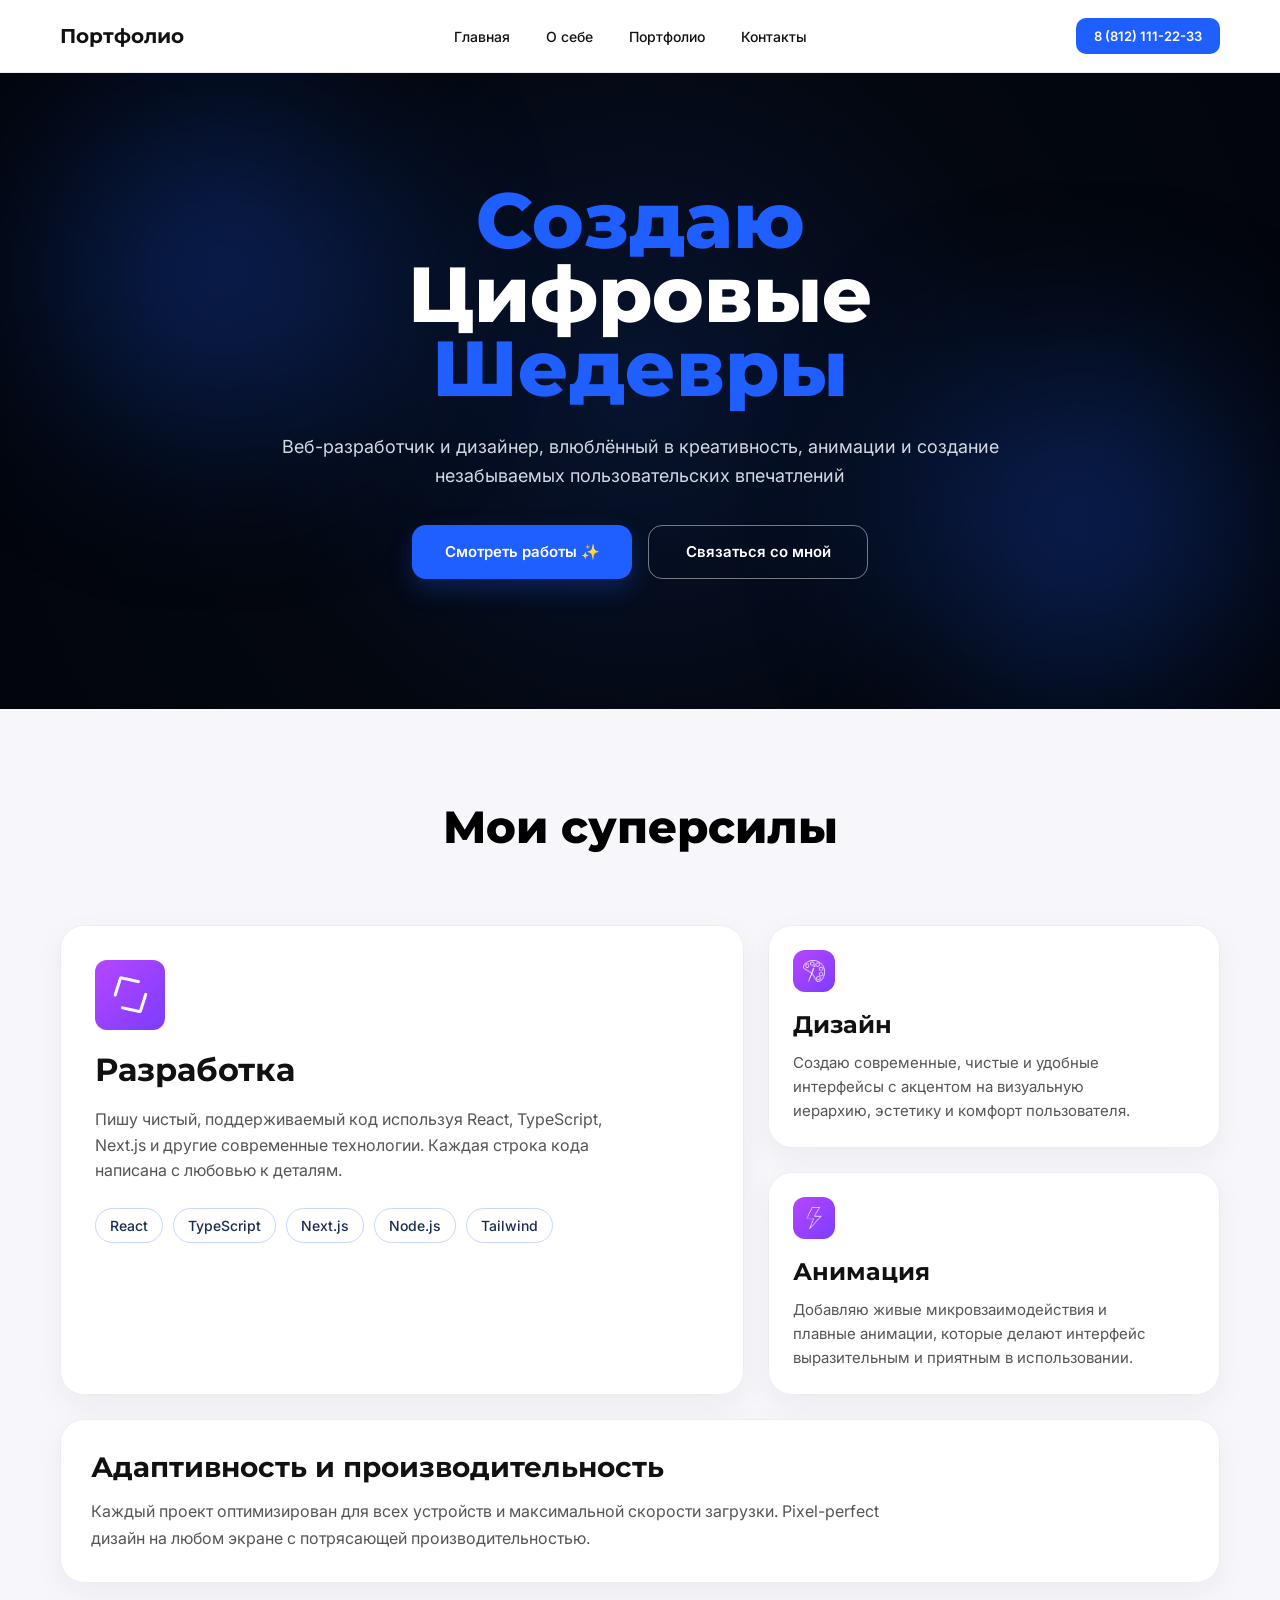
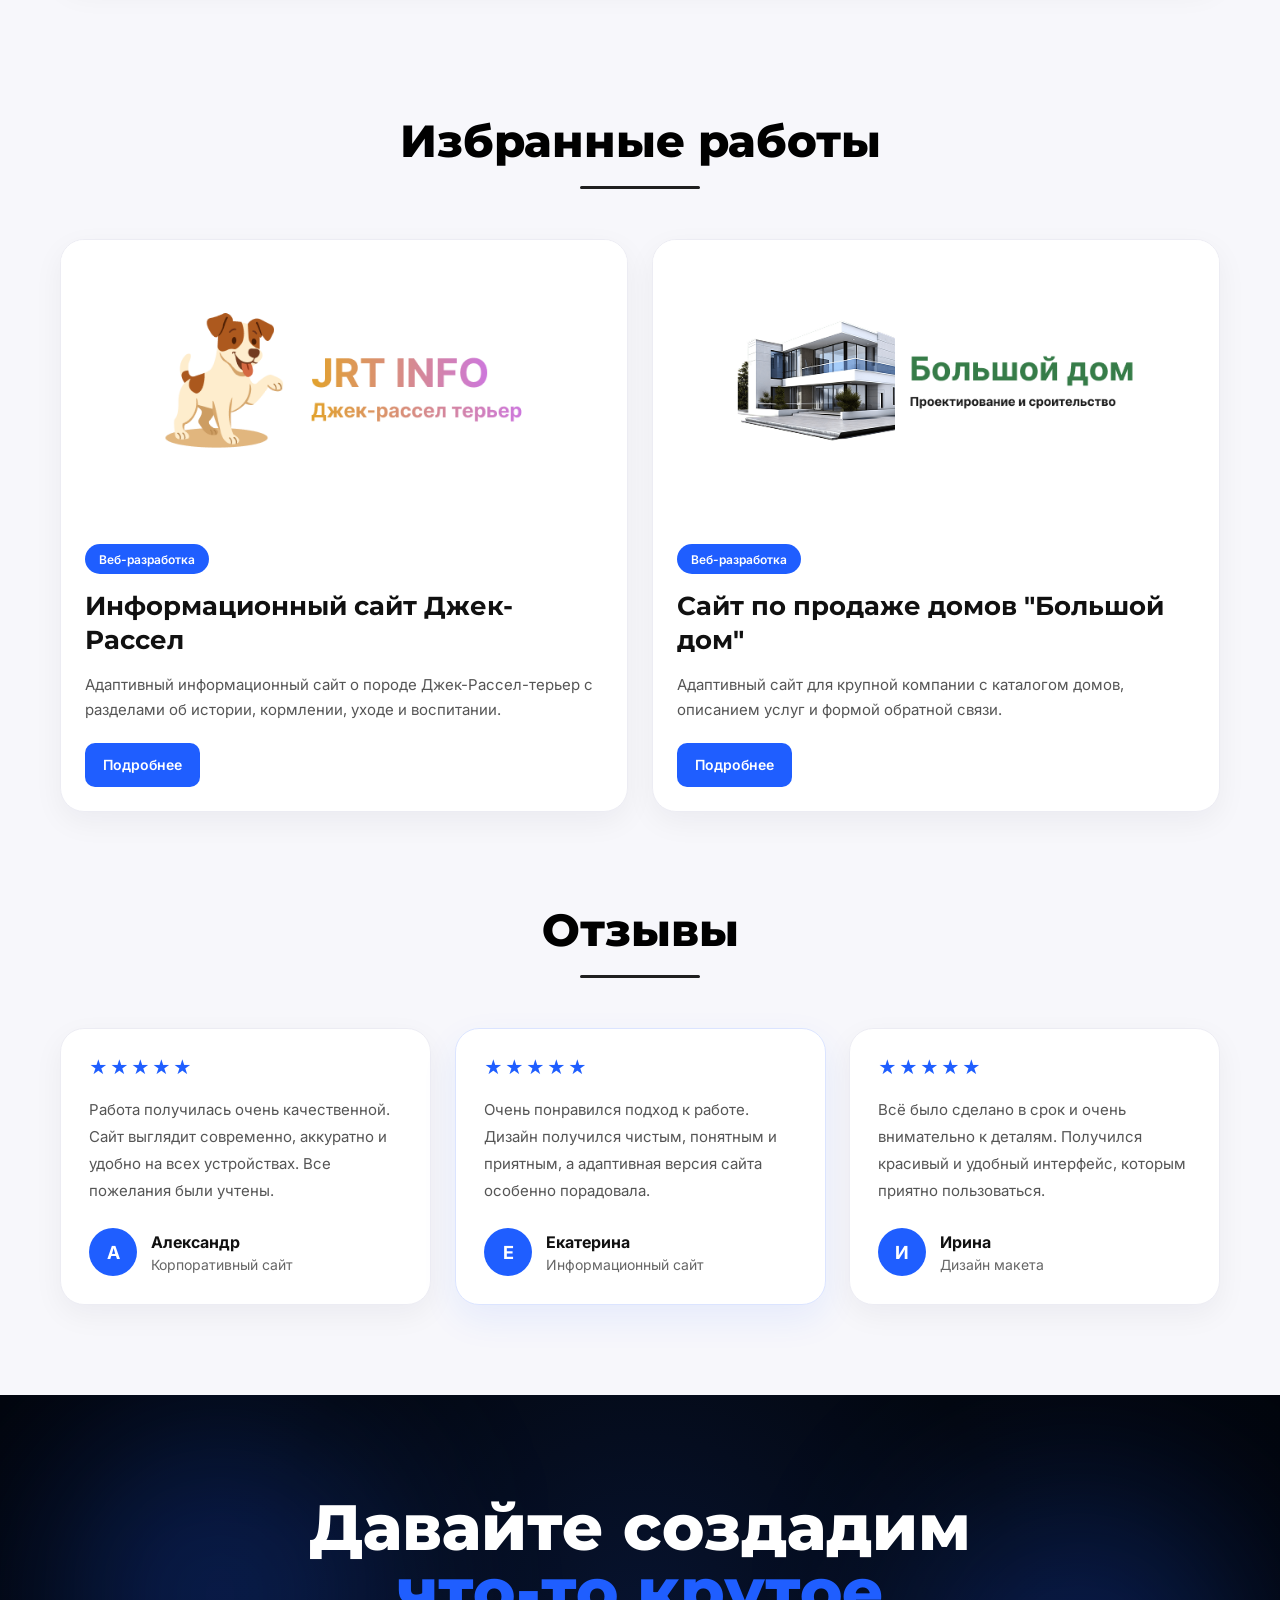
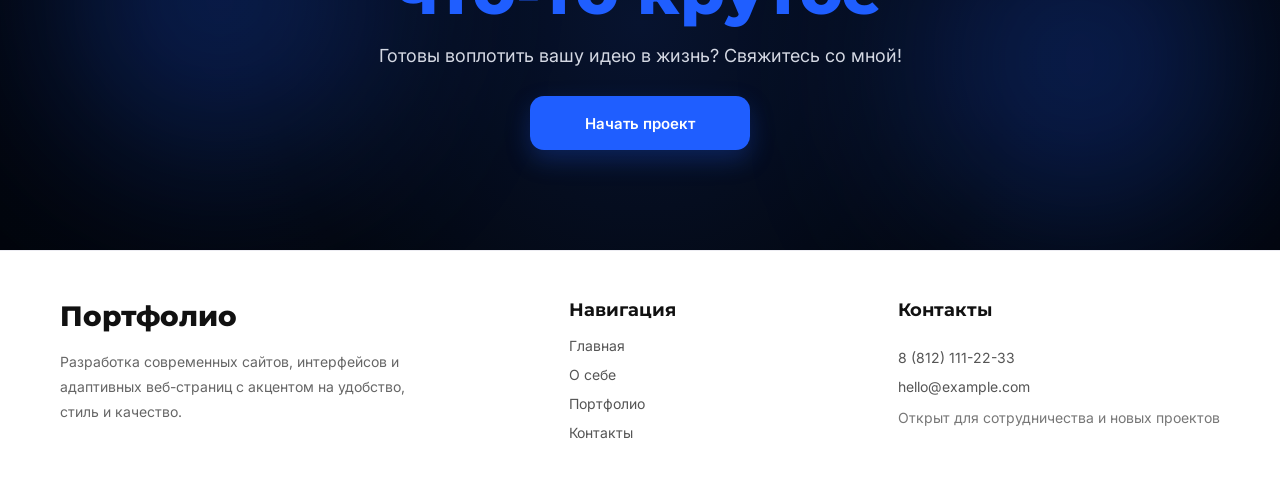
<file: index.html>
<!DOCTYPE html>
<html lang="ru">
<head>
  <meta charset="UTF-8" />
  <meta name="viewport" content="width=device-width, initial-scale=1.0" />
  <title>Портфолио</title>
  <link rel="preconnect" href="https://fonts.googleapis.com">
  <link rel="preconnect" href="https://fonts.gstatic.com" crossorigin>
  <link href="https://fonts.googleapis.com/css2?family=Montserrat:wght@400;500;600;700;800&family=Inter:wght@400;500;600&display=swap" rel="stylesheet">
  <link rel="stylesheet" href="style.css" />
  <script src="script.js" defer></script>
  <link rel="icon" type="image/png" href="IMG/Favikon.png">
  
</head>
<body>

  <header class="header">
    <div class="container header__wrap">
      <a href="#" class="logo">Портфолио</a>

      <nav class="nav">
        <a href="index.html" class="active">Главная</a>
        <a href="index2.html">О себе</a>
        <a href="index4.html">Портфолио</a>
        <a href="index3.html">Контакты</a>
      </nav>

      <a href="tel:+78121112233" class="header__phone">8 (812) 111-22-33</a>
    </div>
  </header>

  <main>
    <section class="hero">
      <div class="hero__blur hero__blur--left"></div>
      <div class="hero__blur hero__blur--right"></div>

      <div class="container hero__content">
        <h1 class="hero__title">
          <span>Создаю</span>
          <span>Цифровые</span>
          <span>Шедевры</span>
        </h1>

        <p class="hero__text">
          Веб-разработчик и дизайнер, влюблённый в креативность, анимации
          и создание незабываемых пользовательских впечатлений
        </p>

        <div class="hero__buttons">
          <a href="index4.html" class="btn btn--primary">Смотреть работы ✨</a>
          <a href="index3.html" class="btn btn--outline">Связаться со мной</a>
        </div>
      </div>
    </section>

    <section class="skills">
      <div class="container">
        <h2 class="section-title">Мои суперсилы</h2>
        <div class="section-line"></div>

        <div class="skills__grid">
          <div class="card card--big">
            <div class="card__mini-icon2">
              <img src="IMG/123.png">
            </div>
            <h3 class="card__title">Разработка</h3>
            <p class="card__text">
              Пишу чистый, поддерживаемый код используя React,
              TypeScript, Next.js и другие современные технологии.
              Каждая строка кода написана с любовью к деталям.
            </p>

            <div class="tags">
              <span>React</span>
              <span>TypeScript</span>
              <span>Next.js</span>
              <span>Node.js</span>
              <span>Tailwind</span>
            </div>
          </div>

          <div class="skills__right">
            <div class="card card--small">
                <div class="card__mini-icon">
                  <img src="IMG/1234.png">
                </div>
                <h3 class="card__small-title">Дизайн</h3>
                <p class="card__small-text">
                Создаю современные, чистые и удобные интерфейсы с акцентом
                на визуальную иерархию, эстетику и комфорт пользователя.
                </p>
            </div>

            <div class="card card--small">
                <div class="card__mini-icon">
                  <img src="IMG/12345.png">
                </div>
                <h3 class="card__small-title">Анимация</h3>
                <p class="card__small-text">
                Добавляю живые микровзаимодействия и плавные анимации,
                которые делают интерфейс выразительным и приятным в использовании.
                </p>
            </div>
            </div>

          <div class="card card--wide">
            <h3 class="card__wide-title">Адаптивность и производительность</h3>
            <p class="card__wide-text">
              Каждый проект оптимизирован для всех устройств и максимальной скорости загрузки.
              Pixel-perfect дизайн на любом экране с потрясающей производительностью.
            </p>
          </div>
        </div>
      </div>
    </section>

    <section class="featured-works">
  <div class="container">
    <h2 class="section-title">Избранные работы</h2>
    <div class="section-line"></div>

    <div class="featured-works__grid">
      <article class="featured-card">
        <a href="index5.html" class="featured-card__image">
          <img src="IMG/JRT.png" alt="Информационный сайт Джек-Рассел">
        </a>

        <div class="featured-card__content">
          <span class="featured-card__category">Веб-разработка</span>

          <h3 class="featured-card__title">
            <a href="index5.html">Информационный сайт Джек-Рассел</a>
          </h3>

          <p class="featured-card__text">
            Адаптивный информационный сайт о породе Джек-Рассел-терьер
            с разделами об истории, кормлении, уходе и воспитании.
          </p>

          <a href="index5.html" class="featured-card__btn">Подробнее</a>
        </div>
      </article>

      <article class="featured-card">
        <a href="index6.html" class="featured-card__image">
          <img src="IMG/BigHouse.png" alt="Сайт по продаже домов">
        </a>

        <div class="featured-card__content">
          <span class="featured-card__category">Веб-разработка</span>

          <h3 class="featured-card__title">
            <a href="index6.html">Сайт по продаже домов "Большой дом"</a>
          </h3>

          <p class="featured-card__text">
            Адаптивный сайт для крупной компании с каталогом домов,
            описанием услуг и формой обратной связи.
          </p>

          <a href="index6.html" class="featured-card__btn">Подробнее</a>
        </div>
      </article>
    </div>
  </div>
</section>

<section class="reviews">
  <div class="container">
    <div class="reviews__top">
      <h2 class="section-title">Отзывы</h2>
      <div class="section-line"></div>
    </div>

    <div class="reviews__grid">
      <article class="review-card">
        <div class="review-card__stars">★★★★★</div>
        <p class="review-card__text">
          Работа получилась очень качественной. Сайт выглядит современно,
          аккуратно и удобно на всех устройствах. Все пожелания были учтены.
        </p>
        <div class="review-card__bottom">
          <div class="review-card__avatar">А</div>
          <div class="review-card__author">
            <strong>Александр</strong>
            <span>Корпоративный сайт</span>
          </div>
        </div>
      </article>

      <article class="review-card review-card--accent">
        <div class="review-card__stars">★★★★★</div>
        <p class="review-card__text">
          Очень понравился подход к работе. Дизайн получился чистым,
          понятным и приятным, а адаптивная версия сайта особенно порадовала.
        </p>
        <div class="review-card__bottom">
          <div class="review-card__avatar">Е</div>
          <div class="review-card__author">
            <strong>Екатерина</strong>
            <span>Информационный сайт</span>
          </div>
        </div>
      </article>

      <article class="review-card">
        <div class="review-card__stars">★★★★★</div>
        <p class="review-card__text">
          Всё было сделано в срок и очень внимательно к деталям.
          Получился красивый и удобный интерфейс, которым приятно пользоваться.
        </p>
        <div class="review-card__bottom">
          <div class="review-card__avatar">И</div>
          <div class="review-card__author">
            <strong>Ирина</strong>
            <span>Дизайн макета</span>
          </div>
        </div>
      </article>
    </div>
  </div>
</section>

    <section class="cta">
      <div class="cta__blur cta__blur--left"></div>
      <div class="cta__blur cta__blur--right"></div>

      <div class="container cta__content">
        <h2 class="cta__title">
          <span>Давайте создадим</span>
          <span>что-то крутое</span>
        </h2>

        <p class="cta__text">
          Готовы воплотить вашу идею в жизнь? Свяжитесь со мной!
        </p>

        <a href="index3.html" class="btn btn--primary">Начать проект</a>
      </div>
    </section>
  </main>

  <footer class="footer">
  <div class="container">
    <div class="footer__top">
      <div class="footer__brand">
        <a href="index.html" class="footer__logo">Портфолио</a>
        <p class="footer__description">
          Разработка современных сайтов, интерфейсов и адаптивных веб-страниц
          с акцентом на удобство, стиль и качество.
        </p>
      </div>

      <div class="footer__nav-block">
        <h3 class="footer__title">Навигация</h3>
        <nav class="footer__nav">
          <a href="index.html">Главная</a>
          <a href="index2.html">О себе</a>
          <a href="index4.html">Портфолио</a>
          <a href="index3.html">Контакты</a>
        </nav>
      </div>

      <div class="footer__contacts">
        <h3 class="footer__title">Контакты</h3>
        <a href="tel:+78121112233" class="footer__contact-link">8 (812) 111-22-33</a>
        <a href="mailto:hello@example.com" class="footer__contact-link">hello@example.com</a>
        <p class="footer__contact-text">Открыт для сотрудничества и новых проектов</p>
      </div>
    </div>
  </div>
</footer>
<button class="scroll-top" id="scrollTopBtn" aria-label="Наверх">↑</button>
</body>
</html>
</file>
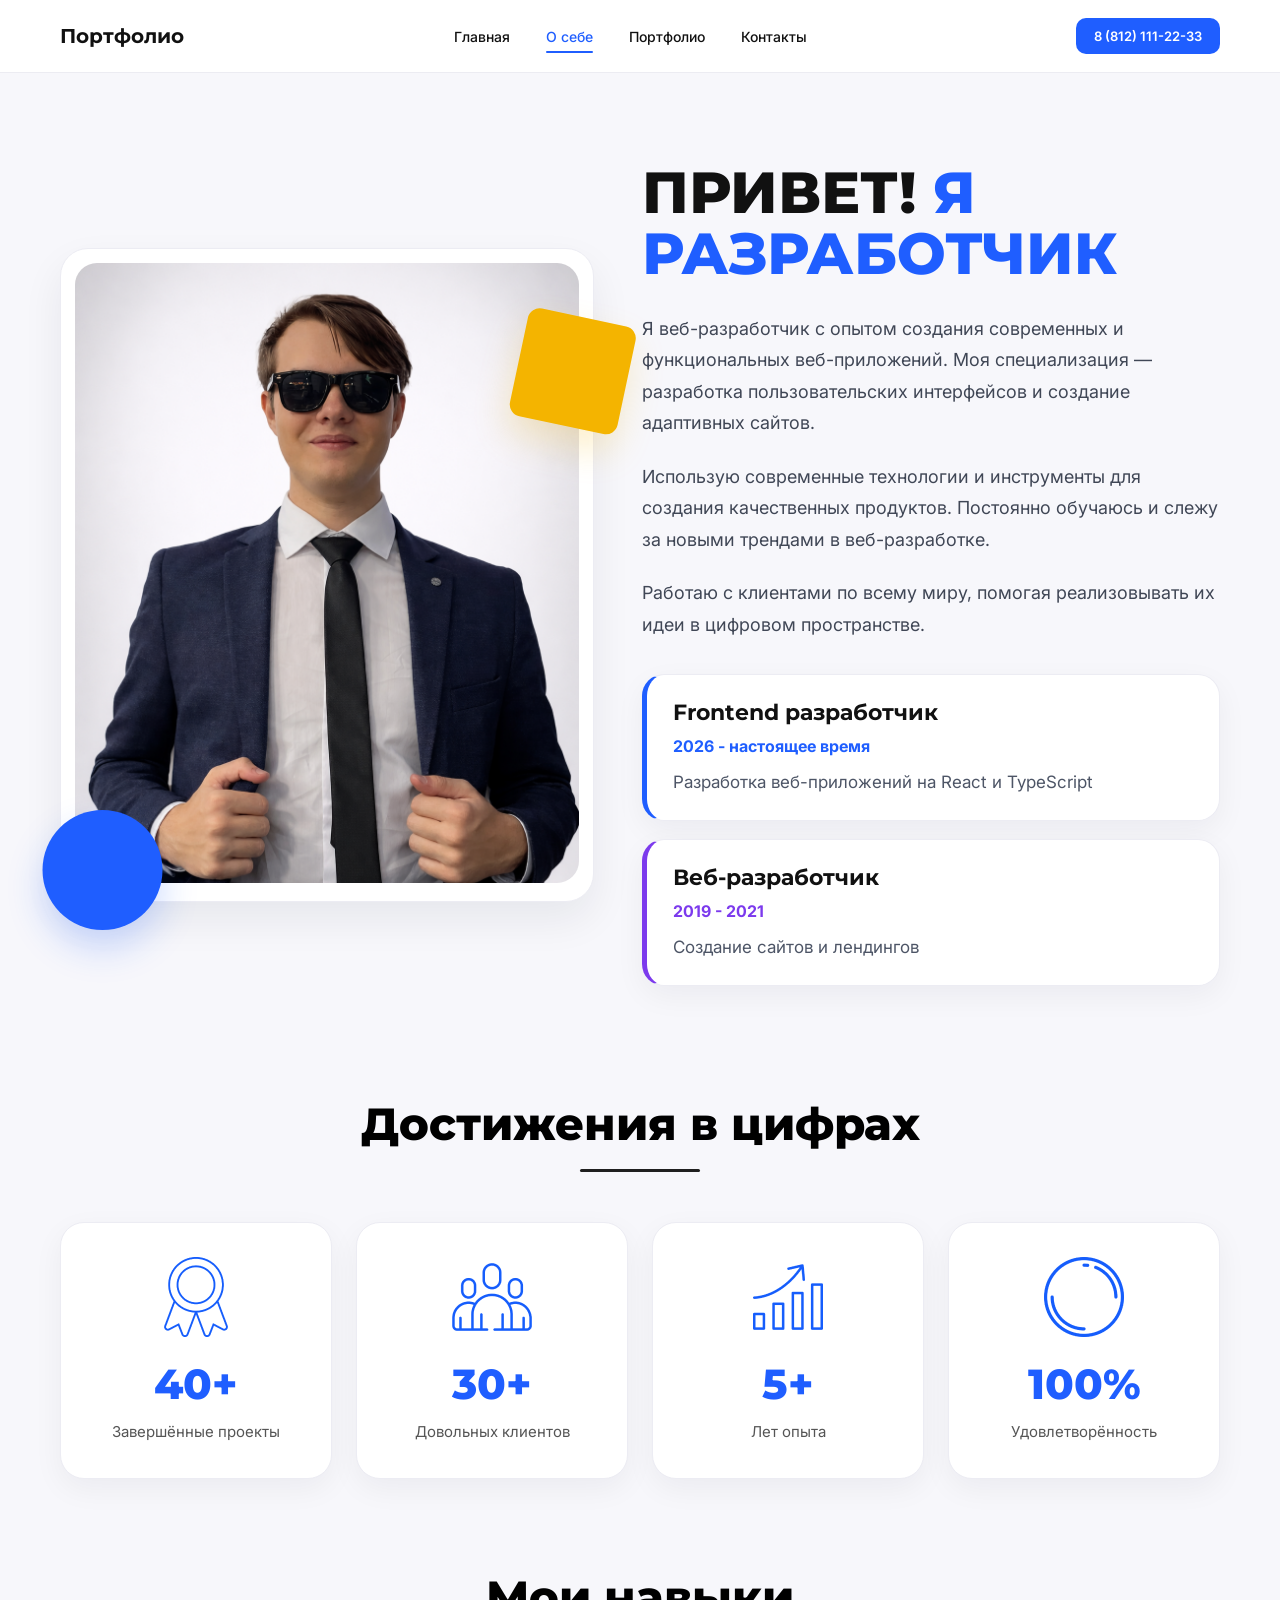
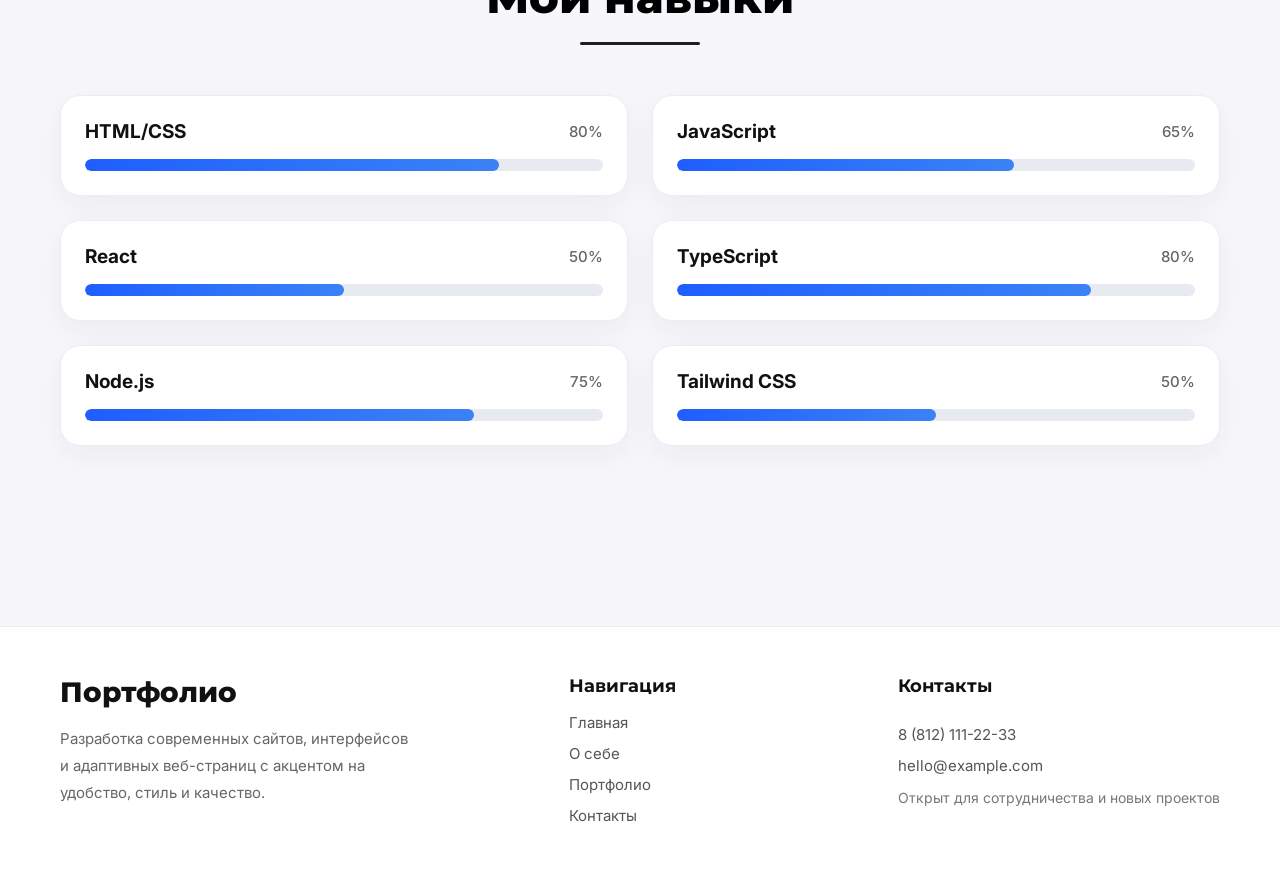
<file: index2.html>
<!DOCTYPE html>
<html lang="ru">
<head>
  <meta charset="UTF-8" />
  <meta name="viewport" content="width=device-width, initial-scale=1.0" />
  <title>О себе — Портфолио</title>
  <link rel="preconnect" href="https://fonts.googleapis.com">
  <link rel="preconnect" href="https://fonts.gstatic.com" crossorigin>
  <link href="https://fonts.googleapis.com/css2?family=Montserrat:wght@500;600;700;800&family=Inter:wght@400;500;600&display=swap" rel="stylesheet">
  <link rel="stylesheet" href="about.css" />
  <script src="script.js" defer></script>
  <link rel="icon" type="image/png" href="IMG/Favikon.png">
  
</head>
<body>

  <header class="header">
    <div class="container header__wrap">
      <a href="index.html" class="logo">Портфолио</a>

      <nav class="nav">
        <a href="index.html">Главная</a>
        <a href="index2.html" class="active">О себе</a>
        <a href="index4.html">Портфолио</a>
        <a href="index3.html">Контакты</a>
      </nav>

      <a href="tel:+78121112233" class="header__phone">8 (812) 111-22-33</a>
    </div>
  </header>

  <main>
    <section class="about-hero about-story">
  <div class="container">
    <div class="about-story__layout">
      <div class="about-story__visual reveal">
        <div class="about-story__photo-wrap">
          <img src="IMG/Myprofile.png" alt="Фото разработчика" class="about-story__photo">
        </div>

        <div class="about-story__shape about-story__shape--circle"></div>
        <div class="about-story__shape about-story__shape--square"></div>
      </div>

      <div class="about-story__content">
        <h1 class="about-story__title reveal">
          ПРИВЕТ! <span>Я РАЗРАБОТЧИК</span>
        </h1>

        <div class="about-story__text reveal">
          <p>
            Я веб-разработчик с опытом создания современных и
            функциональных веб-приложений. Моя специализация —
            разработка пользовательских интерфейсов и создание
            адаптивных сайтов.
          </p>

          <p>
            Использую современные технологии и инструменты для
            создания качественных продуктов. Постоянно обучаюсь
            и слежу за новыми трендами в веб-разработке.
          </p>

          <p>
            Работаю с клиентами по всему миру, помогая
            реализовывать их идеи в цифровом пространстве.
          </p>
        </div>

        <div class="about-story__experience">
          <div class="about-story__card reveal">
            <h2>Frontend разработчик</h2>
            <span>2026 - настоящее время</span>
            <p>Разработка веб-приложений на React и TypeScript</p>
          </div>

          <div class="about-story__card reveal">
            <h2>Веб-разработчик</h2>
            <span>2019 - 2021</span>
            <p>Создание сайтов и лендингов</p>
          </div>
        </div>
      </div>
    </div>
  </div>
</section>

    <section class="stats">
      <div class="container">
        <h2 class="page-title">Достижения в цифрах</h2>
        <div class="title-line"></div>

        <div class="stats-grid">
          <div class="stat-card">
            <div class="stat-icon">
                <img src="IMG/40+.png">
            </div>
            <div class="stat-number">40+</div>
            <div class="stat-text">Завершённые проекты</div>
          </div>

          <div class="stat-card">
            <div class="stat-icon">
                <img src="IMG/30+.png">
            </div>
            <div class="stat-number">30+</div>
            <div class="stat-text">Довольных клиентов</div>
          </div>

          <div class="stat-card">
            <div class="stat-icon">
                <img src="IMG/5+.png">
            </div>
            <div class="stat-number">5+</div>
            <div class="stat-text">Лет опыта</div>
          </div>

          <div class="stat-card">
            <div class="stat-icon">
                <img src="IMG/oval.png">
            </div>
            <div class="stat-number">100%</div>
            <div class="stat-text">Удовлетворённость</div>
          </div>
        </div>
      </div>
    </section>

    <section class="skills">
      <div class="container">
        <h2 class="page-title">Мои навыки</h2>
        <div class="title-line"></div>

        <div class="skills-grid">
          <div class="skill-card">
            <div class="skill-head">
              <span>HTML/CSS</span>
              <span>80%</span>
            </div>
            <div class="skill-bar">
              <div class="skill-bar__fill" style="width: 80%;"></div>
            </div>
          </div>

          <div class="skill-card">
            <div class="skill-head">
              <span>JavaScript</span>
              <span>65%</span>
            </div>
            <div class="skill-bar">
              <div class="skill-bar__fill" style="width: 65%;"></div>
            </div>
          </div>

          <div class="skill-card">
            <div class="skill-head">
              <span>React</span>
              <span>50%</span>
            </div>
            <div class="skill-bar">
              <div class="skill-bar__fill" style="width: 50%;"></div>
            </div>
          </div>

          <div class="skill-card">
            <div class="skill-head">
              <span>TypeScript</span>
              <span>80%</span>
            </div>
            <div class="skill-bar">
              <div class="skill-bar__fill" style="width: 80%;"></div>
            </div>
          </div>

          <div class="skill-card">
            <div class="skill-head">
              <span>Node.js</span>
              <span>75%</span>
            </div>
            <div class="skill-bar">
              <div class="skill-bar__fill" style="width: 75%;"></div>
            </div>
          </div>

          <div class="skill-card">
            <div class="skill-head">
              <span>Tailwind CSS</span>
              <span>50%</span>
            </div>
            <div class="skill-bar">
              <div class="skill-bar__fill" style="width: 50%;"></div>
            </div>
          </div>
        </div>
      </div>
    </section>
  </main>

  <footer class="footer">
  <div class="container">
    <div class="footer__top">
      <div class="footer__brand">
        <a href="index.html" class="footer__logo">Портфолио</a>
        <p class="footer__description">
          Разработка современных сайтов, интерфейсов и адаптивных веб-страниц
          с акцентом на удобство, стиль и качество.
        </p>
      </div>

      <div class="footer__nav-block">
        <h3 class="footer__title">Навигация</h3>
        <nav class="footer__nav">
          <a href="index.html">Главная</a>
          <a href="index2.html">О себе</a>
          <a href="index4.html">Портфолио</a>
          <a href="index3.html">Контакты</a>
        </nav>
      </div>

      <div class="footer__contacts">
        <h3 class="footer__title">Контакты</h3>
        <a href="tel:+78121112233" class="footer__contact-link">8 (812) 111-22-33</a>
        <a href="mailto:hello@example.com" class="footer__contact-link">hello@example.com</a>
        <p class="footer__contact-text">Открыт для сотрудничества и новых проектов</p>
      </div>
    </div>
  </div>
</footer>
<script>
document.addEventListener("DOMContentLoaded", () => {
  const revealItems = document.querySelectorAll(".reveal");
  const shapes = document.querySelectorAll(".about-story__shape");
  const cards = document.querySelectorAll(".about-story__card");
  const photoWrap = document.querySelector(".about-story__photo-wrap");

  const observer = new IntersectionObserver((entries) => {
    entries.forEach((entry) => {
      if (entry.isIntersecting) {
        entry.target.classList.add("is-visible");
      }
    });
  }, { threshold: 0.15 });

  revealItems.forEach((item) => observer.observe(item));

  let angle = 0;
  function animateShapes() {
    angle += 0.01;

    shapes.forEach((shape, index) => {
      const offsetX = Math.sin(angle + index) * 6;
      const offsetY = Math.cos(angle + index) * 6;
      shape.style.transform = `translate(${offsetX}px, ${offsetY}px) ${index === 1 ? "rotate(12deg)" : ""}`;
    });

    requestAnimationFrame(animateShapes);
  }

  animateShapes();

  cards.forEach((card) => {
    card.addEventListener("mousemove", (e) => {
      if (window.innerWidth <= 768) return;

      const rect = card.getBoundingClientRect();
      const x = e.clientX - rect.left;
      const y = e.clientY - rect.top;
      const centerX = rect.width / 2;
      const centerY = rect.height / 2;
      const rotateX = (y - centerY) / 25;
      const rotateY = (centerX - x) / 25;

      card.style.transform = `perspective(800px) rotateX(${rotateX}deg) rotateY(${rotateY}deg) translateY(-4px)`;
    });

    card.addEventListener("mouseleave", () => {
      card.style.transform = "perspective(800px) rotateX(0deg) rotateY(0deg) translateY(0)";
    });
  });

  if (photoWrap) {
    window.addEventListener("mousemove", (e) => {
      if (window.innerWidth <= 992) return;

      const x = (e.clientX / window.innerWidth - 0.5) * 10;
      const y = (e.clientY / window.innerHeight - 0.5) * 10;

      photoWrap.style.transform = `translate(${x * 0.5}px, ${y * 0.5}px)`;
    });
  }
});
</script>
<button class="scroll-top" id="scrollTopBtn" aria-label="Наверх">↑</button>
</body>
</html>
</file>
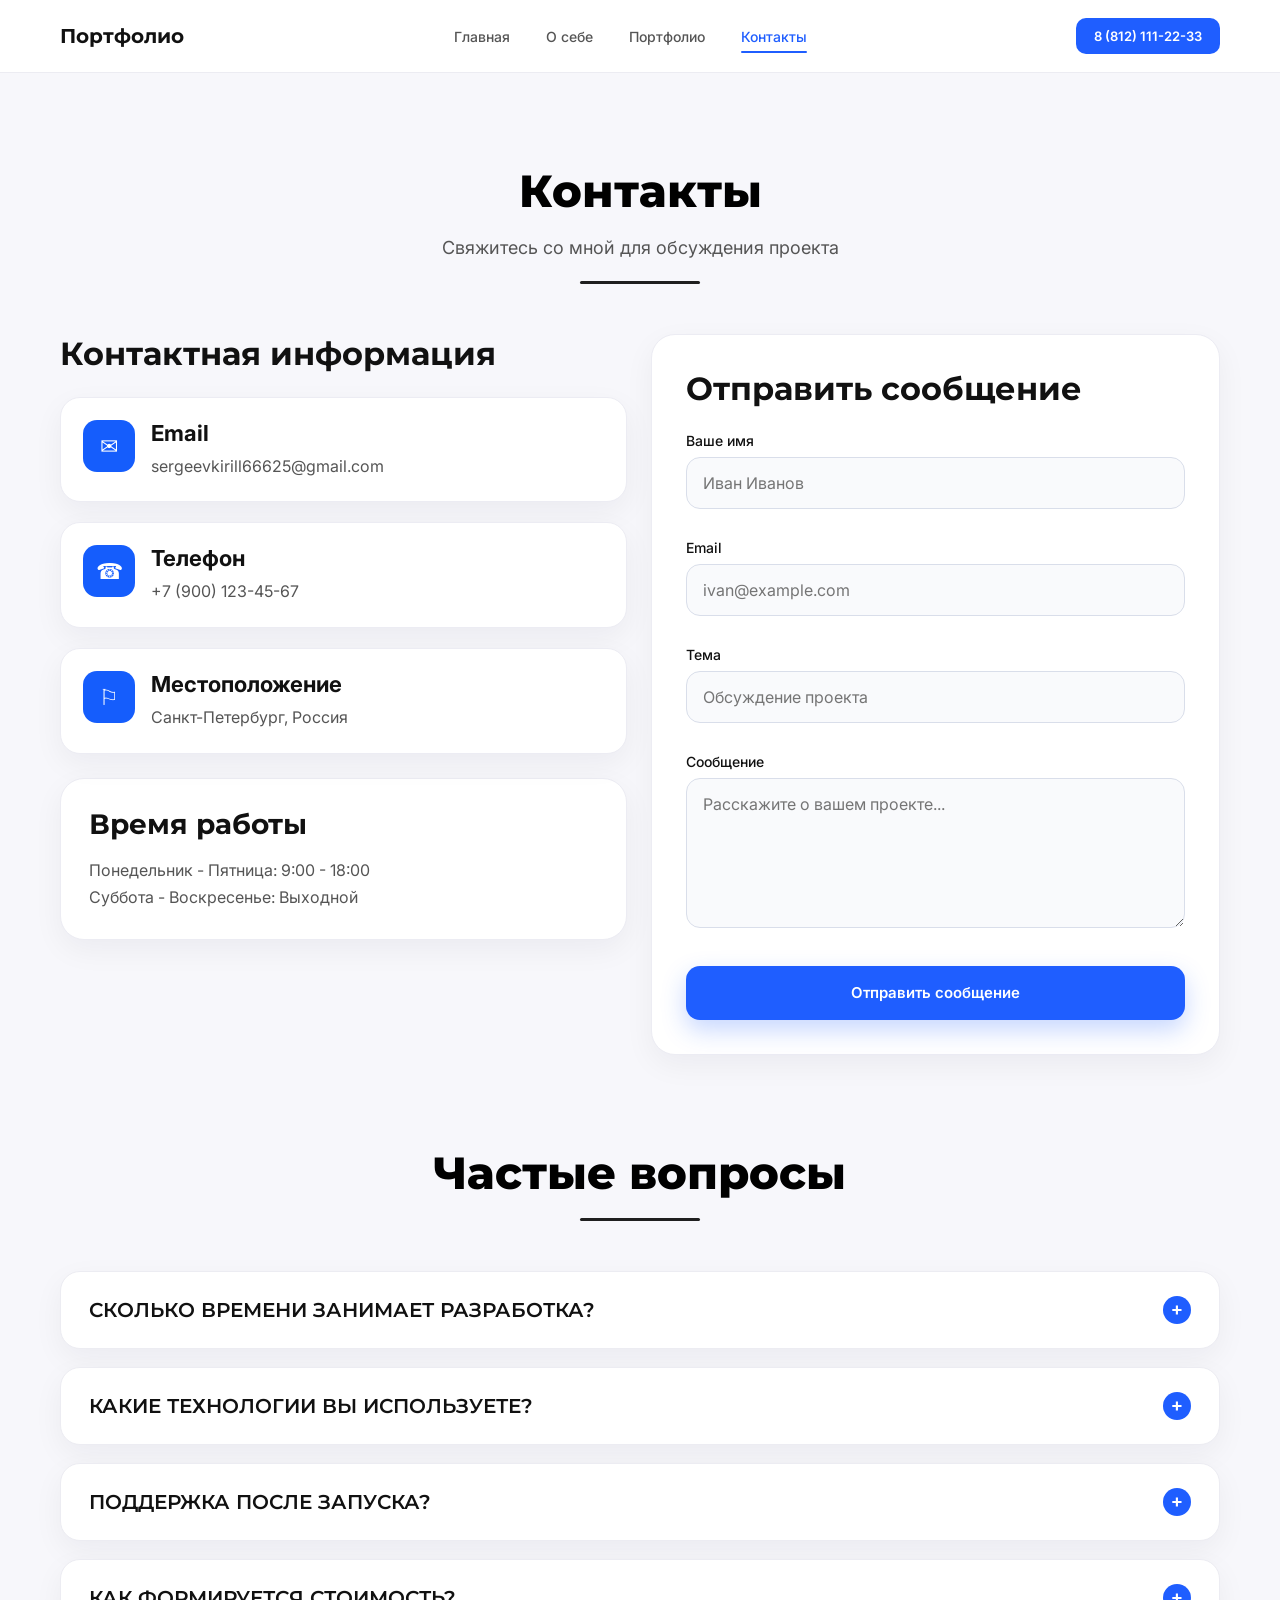
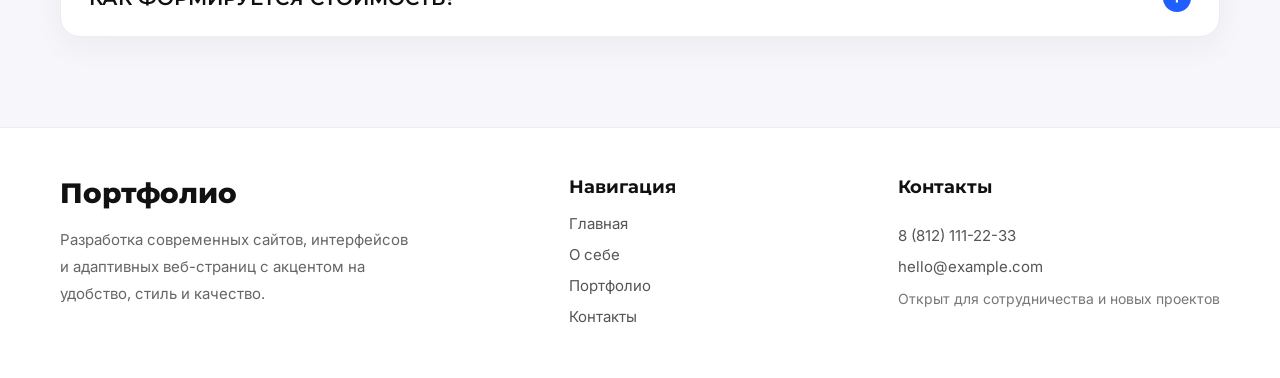
<file: index3.html>
<!DOCTYPE html>
<html lang="ru">
<head>
  <meta charset="UTF-8" />
  <meta name="viewport" content="width=device-width, initial-scale=1.0" />
  <title>Контакты — Портфолио</title>

  <link rel="preconnect" href="https://fonts.googleapis.com">
  <link rel="preconnect" href="https://fonts.gstatic.com" crossorigin>
  <link href="https://fonts.googleapis.com/css2?family=Montserrat:wght@400;500;600;700;800&family=Inter:wght@400;500;600&display=swap" rel="stylesheet">

  <link rel="stylesheet" href="contacts.css" />
  <script src="script.js" defer></script>
  <link rel="icon" type="image/png" href="IMG/Favikon.png">
  
</head>
<body>

  <header class="header">
    <div class="container header__wrap">
      <a href="index.html" class="logo">Портфолио</a>

      <nav class="nav">
        <a href="index.html">Главная</a>
        <a href="index2.html">О себе</a>
        <a href="index4.html">Портфолио</a>
        <a href="index3.html" class="active">Контакты</a>
      </nav>

      <a href="tel:+78121112233" class="header__phone">8 (812) 111-22-33</a>
    </div>
  </header>

  <main>
    <section class="contacts-page">
      <div class="container">
        <div class="contacts-top">
          <h1 class="page-title">Контакты</h1>
          <p class="page-subtitle">Свяжитесь со мной для обсуждения проекта</p>
          <div class="title-line"></div>
        </div>

        <div class="contacts-grid">
          <div class="contacts-info">
            <h2 class="contacts-info__title">Контактная информация</h2>

            <div class="contact-list">
              <div class="contact-item">
                <div class="contact-item__icon">✉</div>
                <div class="contact-item__content">
                  <h3>Email</h3>
                  <a href="mailto:contact@example.com">sergeevkirill66625@gmail.com</a>
                </div>
              </div>

              <div class="contact-item">
                <div class="contact-item__icon">☎</div>
                <div class="contact-item__content">
                  <h3>Телефон</h3>
                  <a href="tel:+79001234567">+7 (900) 123-45-67</a>
                </div>
              </div>

              <div class="contact-item">
                <div class="contact-item__icon">⚐</div>
                <div class="contact-item__content">
                  <h3>Местоположение</h3>
                  <p>Санкт-Петербург, Россия</p>
                </div>
              </div>
            </div>

            <div class="work-card">
              <h3 class="work-card__title">Время работы</h3>
              <p>Понедельник - Пятница: 9:00 - 18:00</p>
              <p>Суббота - Воскресенье: Выходной</p>
            </div>
          </div>

          <div class="form-card">
            <h2 class="form-card__title">Отправить сообщение</h2>

            <form class="contact-form" id="contactForm" novalidate>
              <div class="form-group">
                <label for="name">Ваше имя</label>
                <input type="text" id="name" name="name" placeholder="Иван Иванов">
              </div>

              <div class="form-group">
                <label for="email">Email</label>
                <input type="email" id="email" name="email" placeholder="ivan@example.com">
              </div>

              <div class="form-group">
                <label for="subject">Тема</label>
                <input type="text" id="subject" name="subject" placeholder="Обсуждение проекта">
              </div>

              <div class="form-group">
                <label for="message">Сообщение</label>
                <textarea id="message" name="message" placeholder="Расскажите о вашем проекте..."></textarea>
              </div>

              <button type="submit" class="form-btn">Отправить сообщение</button>
              </form>

              <div class="popup" id="popup">
                <div class="popup__overlay" id="popupOverlay"></div>
                <div class="popup__content">
                  <button class="popup__close" id="popupClose" type="button">×</button>
                  <h3 class="popup__title" id="popupTitle">Спасибо!</h3>
                  <p class="popup__text" id="popupText">Сообщение отправлено.</p>
                  <button class="popup__btn" id="popupBtn" type="button">Закрыть</button>
                </div>
              </div>
            </form>
          </div>
        </div>
      </div>
    </section>
  </main>
  <section class="faq-section">
      <div class="container-wide">
          <div class="contacts-top">
          <h1 class="page-title">Частые вопросы</h1>
          <div class="title-line"></div>
        </div>

          <div class="faq-list">
              <div class="faq-card">
                  <h3 class="faq-question">СКОЛЬКО ВРЕМЕНИ ЗАНИМАЕТ РАЗРАБОТКА?</h3>
                  <p class="faq-answer">В среднем от 2 до 8 недель, в зависимости от сложности проекта.</p>
              </div>

              <div class="faq-card">
                  <h3 class="faq-question">КАКИЕ ТЕХНОЛОГИИ ВЫ ИСПОЛЬЗУЕТЕ?</h3>
                  <p class="faq-answer">React, TypeScript, Next.js, Node.js и современные CSS-фреймворки.</p>
              </div>

              <div class="faq-card">
                  <h3 class="faq-question">ПОДДЕРЖКА ПОСЛЕ ЗАПУСКА?</h3>
                  <p class="faq-answer">Да, я предоставляю техническую поддержку и помощь с обновлениями.</p>
              </div>

              <div class="faq-card">
                  <h3 class="faq-question">КАК ФОРМИРУЕТСЯ СТОИМОСТЬ?</h3>
                  <p class="faq-answer">Стоимость зависит от объема работ и сложности. Предоставляю подробную смету.</p>
              </div>
          </div>
      </div>
  </section>
  <footer class="footer">
  <div class="container">
    <div class="footer__top">
      <div class="footer__brand">
        <a href="index.html" class="footer__logo">Портфолио</a>
        <p class="footer__description">
          Разработка современных сайтов, интерфейсов и адаптивных веб-страниц
          с акцентом на удобство, стиль и качество.
        </p>
      </div>

      <div class="footer__nav-block">
        <h3 class="footer__title">Навигация</h3>
        <nav class="footer__nav">
          <a href="index.html">Главная</a>
          <a href="index2.html">О себе</a>
          <a href="index4.html">Портфолио</a>
          <a href="index3.html">Контакты</a>
        </nav>
      </div>

      <div class="footer__contacts">
        <h3 class="footer__title">Контакты</h3>
        <a href="tel:+78121112233" class="footer__contact-link">8 (812) 111-22-33</a>
        <a href="mailto:hello@example.com" class="footer__contact-link">hello@example.com</a>
        <p class="footer__contact-text">Открыт для сотрудничества и новых проектов</p>
      </div>
    </div>
  </div>
</footer>
<button class="scroll-top" id="scrollTopBtn" aria-label="Наверх">↑</button>
</body>
</html>
</file>
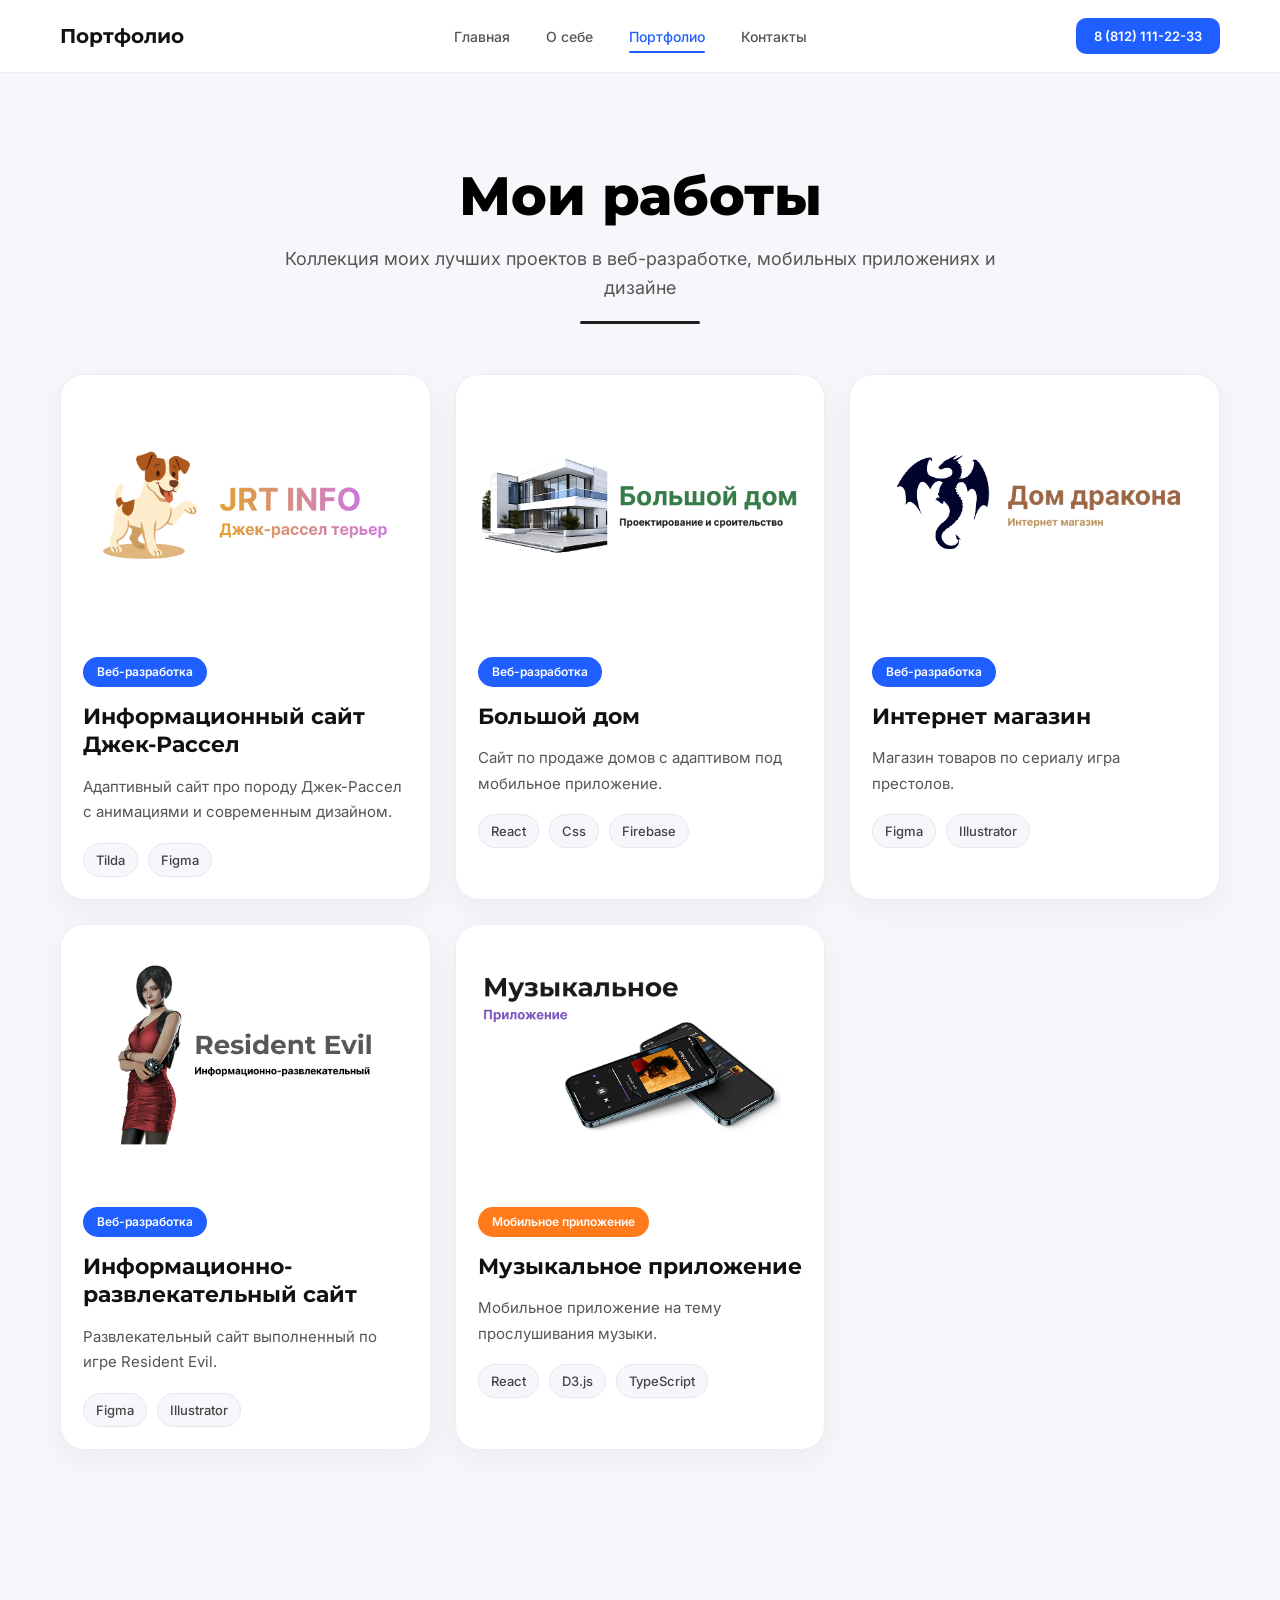
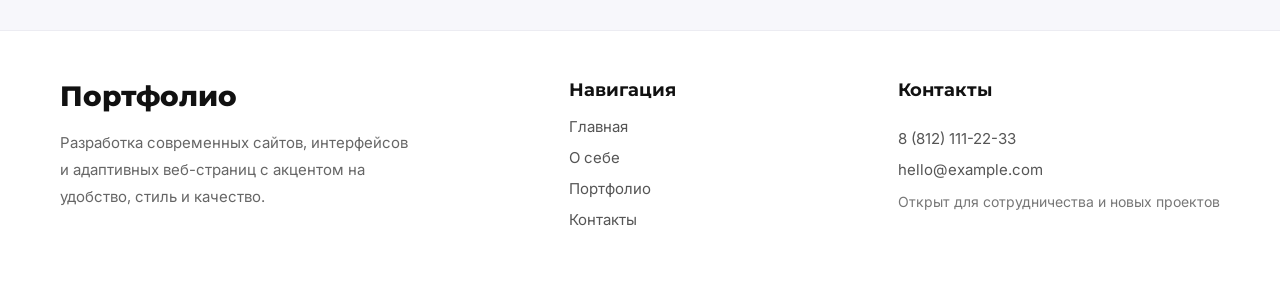
<file: index4.html>
<!DOCTYPE html>
<html lang="ru">
<head>
  <meta charset="UTF-8" />
  <meta name="viewport" content="width=device-width, initial-scale=1.0" />
  <title>Портфолио — Мои работы</title>

  <link rel="preconnect" href="https://fonts.googleapis.com">
  <link rel="preconnect" href="https://fonts.gstatic.com" crossorigin>
  <link href="https://fonts.googleapis.com/css2?family=Montserrat:wght@400;500;600;700;800&family=Inter:wght@400;500;600&display=swap" rel="stylesheet">

  <link rel="stylesheet" href="portfolio.css" />
  <script src="script.js" defer></script>
  <link rel="icon" type="image/png" href="IMG/Favikon.png">
</head>
<body>

  <header class="header">
    <div class="container header__wrap">
      <a href="index.html" class="logo">Портфолио</a>

      <nav class="nav">
        <a href="index.html">Главная</a>
        <a href="index2.html">О себе</a>
        <a href="index4.html" class="active">Портфолио</a>
        <a href="index3.html">Контакты</a>
      </nav>

      <a href="tel:+78121112233" class="header__phone">8 (812) 111-22-33</a>
    </div>
  </header>

  <main>
    <section class="portfolio-page">
      <div class="container">
        <div class="portfolio-top">
          <h1 class="page-title">Мои работы</h1>
          <p class="page-subtitle">
            Коллекция моих лучших проектов в веб-разработке,
            мобильных приложениях и дизайне
          </p>
          <div class="title-line"></div>
        </div>

        <div class="portfolio-grid">

          <article class="project-card">
            <a href="index5.html"   class="project-card__image">
              <img src="IMG/JRT.png" alt="Современный корпоративный сайт">
            </a>

            <div class="project-card__content">
              <span class="project-card__category">Веб-разработка</span>
              <h2 class="project-card__title">
                    <a href="index5.html" class="project-card__title-link">Информационный сайт Джек-Рассел</a>
                </h2>
              <p class="project-card__text">
                Адаптивный сайт про породу Джек-Рассел с анимациями
                и современным дизайном.
              </p>

              <div class="project-card__tags">
                <span>Tilda</span>
                <span>Figma</span>
                
              </div>
            </div>
          </article>

          <article class="project-card">
            <a href="index6.html"   class="project-card__image">
              <img src="IMG/BigHouse.png" alt="Современный корпоративный сайт">
            </a>

            <div class="project-card__content">
              <span class="project-card__category">Веб-разработка</span>
              <h2 class="project-card__title">
                <a href="index6.html" class="project-card__title-link">Большой дом</a></h2>
              <p class="project-card__text">
                Сайт по продаже домов с адаптивом под мобильное приложение.
              </p>

              <div class="project-card__tags">
                <span>React</span>
                <span>Сss</span>
                <span>Firebase</span>
              </div>
            </div>
          </article>

          <article class="project-card">
            <a href="index7.html"   class="project-card__image">
              <img src="IMG/Magazin.png" alt="Современный корпоративный сайт">
            </a>

            <div class="project-card__content">
              <span class="project-card__category">Веб-разработка</span>
              <h2 class="project-card__title">
                <a href="index7.html" class="project-card__title-link">Интернет магазин</a></h2>
              <p class="project-card__text">
                Магазин товаров по сериалу игра престолов.
              </p>

              <div class="project-card__tags">
                <span>Figma</span>
                <span>Illustrator</span>
              </div>
            </div>
          </article>

          <article class="project-card">
            <a href="index8.html"   class="project-card__image">
              <img src="IMG/Resident.png" alt="Современный корпоративный сайт">
            </a>

            <div class="project-card__content">
              <span class="project-card__category">Веб-разработка</span>
              <h2 class="project-card__title">
                <a href="index8.html" class="project-card__title-link">Информационно-развлекательный сайт</a></h2>
              <p class="project-card__text">
                Развлекательный сайт выполненный по игре Resident Evil.
              </p>

              <div class="project-card__tags">
                <span>Figma</span>
                <span>Illustrator</span>
              </div>
            </div>
          </article>

          <article class="project-card">
            <a href="index9.html"   class="project-card__image">
              <img src="IMG/Prilog1.png" alt="Современный корпоративный сайт">
            </a>

            <div class="project-card__content">
              <span class="project-card__category project-card__category--orange">Мобильное приложение</span>
              <h2 class="project-card__title">
                <a href="index9.html" class="project-card__title-link">Музыкальное приложение</a></h2>
              <p class="project-card__text">
                Мобильное приложение на тему прослушивания музыки.
              </p>

              <div class="project-card__tags">
                <span>React</span>
                <span>D3.js</span>
                <span>TypeScript</span>
              </div>
            </div>
          </article>

        </div>
      </div>
    </section>
  </main>

  <footer class="footer">
  <div class="container">
    <div class="footer__top">
      <div class="footer__brand">
        <a href="index.html" class="footer__logo">Портфолио</a>
        <p class="footer__description">
          Разработка современных сайтов, интерфейсов и адаптивных веб-страниц
          с акцентом на удобство, стиль и качество.
        </p>
      </div>

      <div class="footer__nav-block">
        <h3 class="footer__title">Навигация</h3>
        <nav class="footer__nav">
          <a href="index.html">Главная</a>
          <a href="index2.html">О себе</a>
          <a href="index4.html">Портфолио</a>
          <a href="index3.html">Контакты</a>
        </nav>
      </div>

      <div class="footer__contacts">
        <h3 class="footer__title">Контакты</h3>
        <a href="tel:+78121112233" class="footer__contact-link">8 (812) 111-22-33</a>
        <a href="mailto:hello@example.com" class="footer__contact-link">hello@example.com</a>
        <p class="footer__contact-text">Открыт для сотрудничества и новых проектов</p>
      </div>
    </div>
  </div>
</footer>
<button class="scroll-top" id="scrollTopBtn" aria-label="Наверх">↑</button>
</body>
</html>
</file>
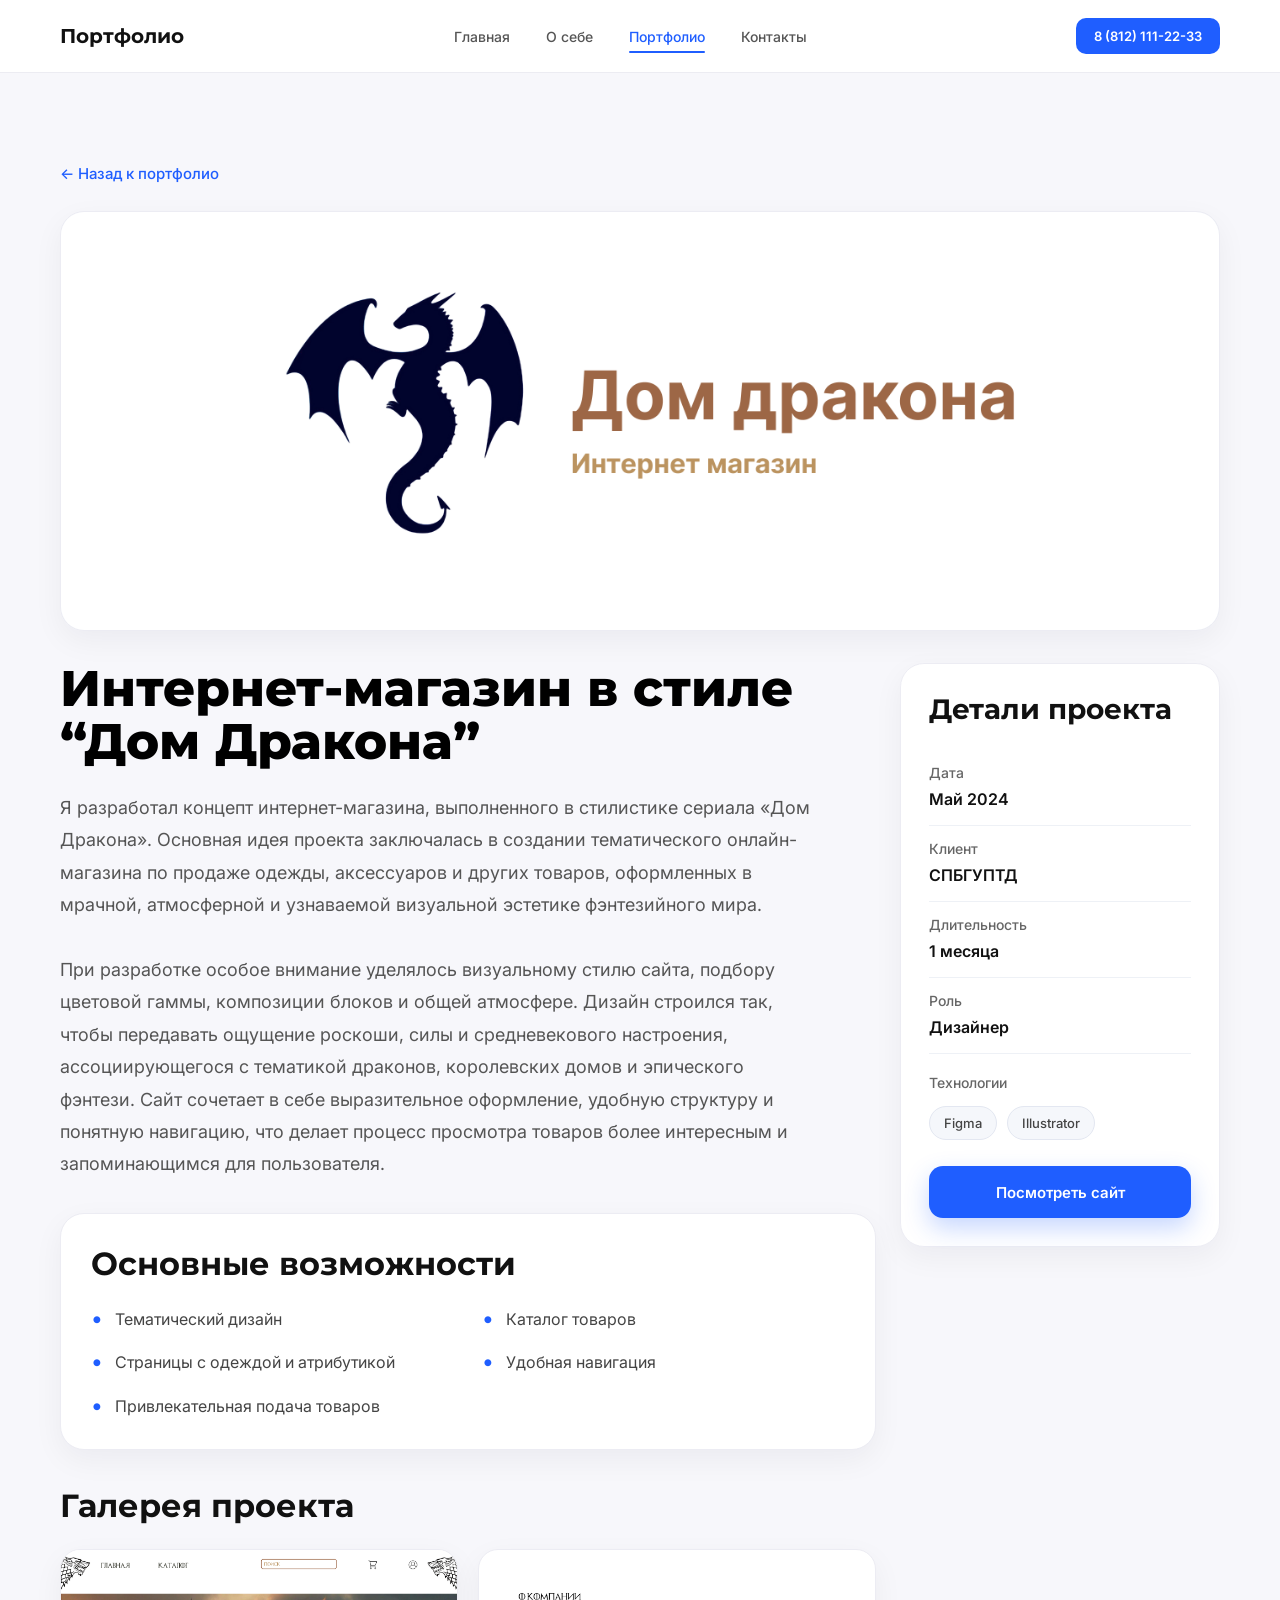
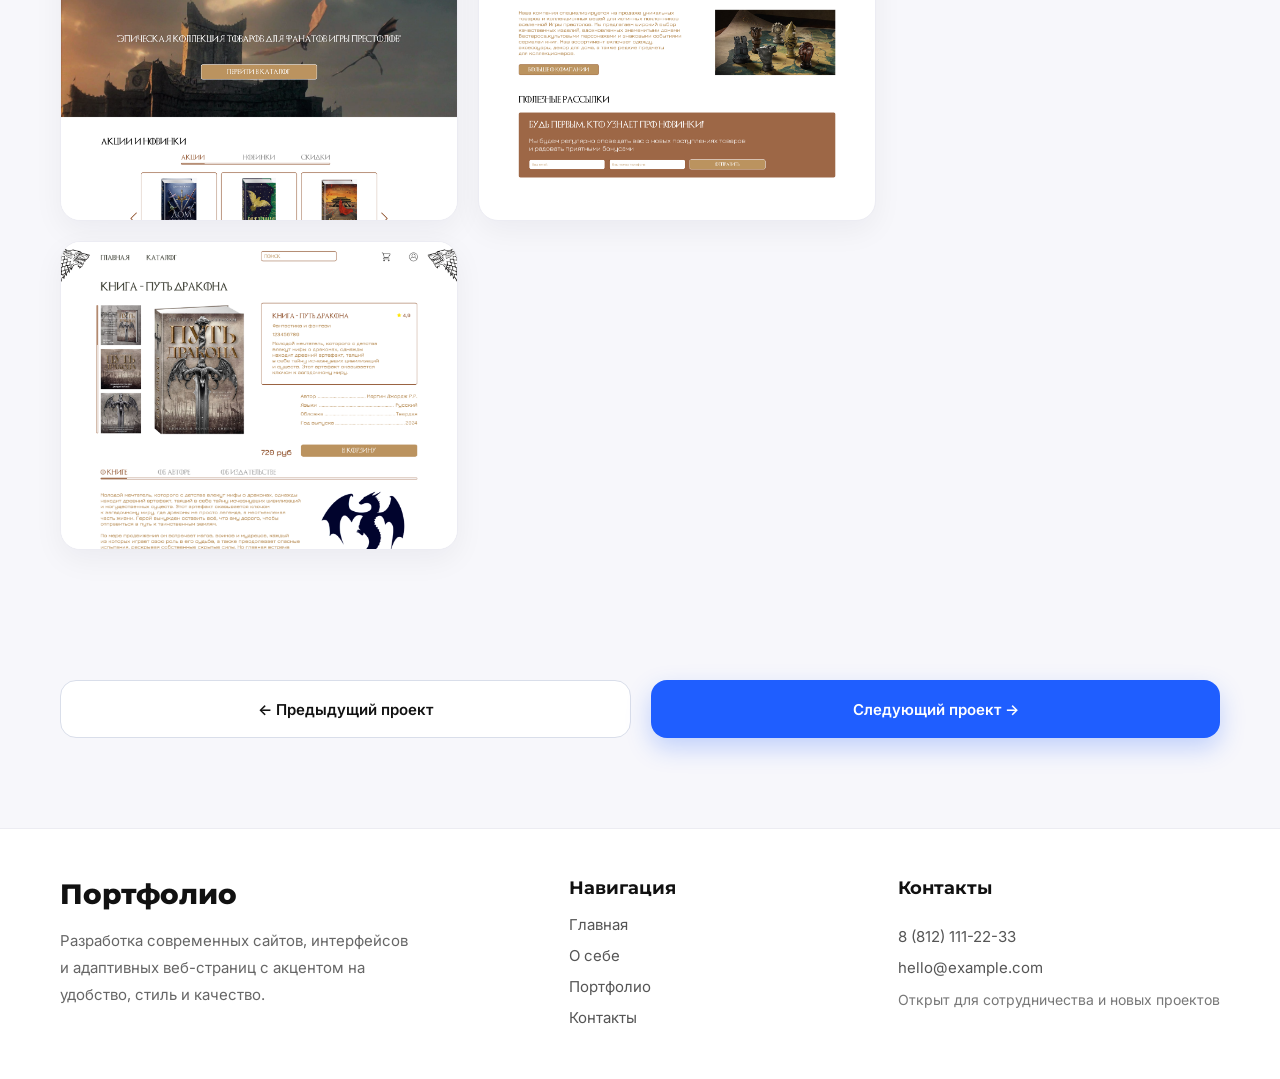
<file: index7.html>
<!DOCTYPE html>
<html lang="ru">
<head>
  <meta charset="UTF-8" />
  <meta name="viewport" content="width=device-width, initial-scale=1.0" />
  <title>Проект — Портфолио</title>

  <link rel="preconnect" href="https://fonts.googleapis.com">
  <link rel="preconnect" href="https://fonts.gstatic.com" crossorigin>
  <link href="https://fonts.googleapis.com/css2?family=Montserrat:wght@400;500;600;700;800&family=Inter:wght@400;500;600&display=swap" rel="stylesheet">

  <link rel="stylesheet" href="project.css" />
  <script src="script.js" defer></script>
  <link rel="icon" type="image/png" href="IMG/Favikon.png">
</head>
<body>

  <header class="header">
    <div class="container header__wrap">
      <a href="index.html" class="logo">Портфолио</a>

      <nav class="nav">
        <a href="index.html">Главная</a>
        <a href="index2.html">О себе</a>
        <a href="index4.html" class="active">Портфолио</a>
        <a href="index3.html">Контакты</a>
      </nav>

      <a href="tel:+78121112233" class="header__phone">8 (812) 111-22-33</a>
    </div>
  </header>

  <main>
    <section class="project-page">
      <div class="container">
        <a href="index4.html" class="back-link">← Назад к портфолио</a>

        <div class="project-hero">
          <div class="project-main-image">
            <img src="IMG/Magazin2.png">
          </div>
        </div>

        <div class="project-layout">
          <div class="project-content">
            <h1 class="project-title">Интернет-магазин в стиле “Дом Дракона”</h1>

            <p class="project-description">
                Я разработал концепт интернет-магазина, выполненного в стилистике сериала «Дом Дракона».
                Основная идея проекта заключалась в создании тематического онлайн-магазина по продаже одежды, аксессуаров и других товаров, оформленных в мрачной, атмосферной и узнаваемой визуальной эстетике фэнтезийного мира.<br>
                </br>При разработке особое внимание уделялось визуальному стилю сайта, подбору цветовой гаммы, композиции блоков и общей атмосфере. Дизайн строился так, чтобы передавать ощущение роскоши, силы и средневекового настроения, ассоциирующегося с тематикой драконов, королевских домов и эпического фэнтези. Сайт сочетает в себе выразительное оформление, удобную структуру и понятную навигацию, что делает процесс просмотра товаров более интересным и запоминающимся для пользователя.
            </p>

            <div class="features-card">
              <h2 class="section-subtitle">Основные возможности</h2>

              <div class="features-list">
                <div class="feature-item">Тематический дизайн</div>
                <div class="feature-item">Каталог товаров</div>
                <div class="feature-item">Страницы с одеждой и атрибутикой</div>
                <div class="feature-item">Удобная навигация</div>
                <div class="feature-item">Привлекательная подача товаров</div>
              </div>
            </div>

            <div class="gallery-block">
              <h2 class="gallery-title">Галерея проекта</h2>

              <div class="gallery-grid">
                <div class="gallery-item">
                    <img src="IMG/Magazin2_1.png">
                </div>
                <div class="gallery-item">
                    <img src="IMG/Magazin2_2.png">
                </div>
                <div class="gallery-item">
                    <img src="IMG/Magazin2_3.png">
                </div>
              </div>
            </div>
          </div>

          <aside class="project-sidebar">
            <div class="details-card">
              <h2 class="details-card__title">Детали проекта</h2>

              <div class="detail-item">
                <span class="detail-label">Дата</span>
                <span class="detail-value">Май 2024</span>
              </div>

              <div class="detail-item">
                <span class="detail-label">Клиент</span>
                <span class="detail-value">СПБГУПТД </span>
              </div>

              <div class="detail-item">
                <span class="detail-label">Длительность</span>
                <span class="detail-value">1 месяца</span>
              </div>

              <div class="detail-item">
                <span class="detail-label">Роль</span>
                <span class="detail-value">Дизайнер</span>
              </div>

              <div class="tech-block">
                <span class="detail-label">Технологии</span>
                <div class="tech-tags">
                  <span>Figma</span>
                  <span>Illustrator</span>
                </div>
              </div>
              <div class="sidebar-buttons">
                <a href="#" class="sidebar-btn sidebar-btn--primary">Посмотреть сайт</a>
              </div>
            </div>
          </aside>
        </div>
      </div>
    </section>
  </main>
  <section class="project-switch">
  <div class="container">
    <div class="project-switch__wrap">
      <a href="index6.html" class="project-switch__btn project-switch__btn--prev">
        ← Предыдущий проект
      </a>

      <a href="index8.html" class="project-switch__btn project-switch__btn--next">
        Следующий проект →
      </a>
    </div>
  </div>
</section>
  <footer class="footer">
  <div class="container">
    <div class="footer__top">
      <div class="footer__brand">
        <a href="index.html" class="footer__logo">Портфолио</a>
        <p class="footer__description">
          Разработка современных сайтов, интерфейсов и адаптивных веб-страниц
          с акцентом на удобство, стиль и качество.
        </p>
      </div>

      <div class="footer__nav-block">
        <h3 class="footer__title">Навигация</h3>
        <nav class="footer__nav">
          <a href="index.html">Главная</a>
          <a href="index2.html">О себе</a>
          <a href="index4.html">Портфолио</a>
          <a href="index3.html">Контакты</a>
        </nav>
      </div>

      <div class="footer__contacts">
        <h3 class="footer__title">Контакты</h3>
        <a href="tel:+78121112233" class="footer__contact-link">8 (812) 111-22-33</a>
        <a href="mailto:hello@example.com" class="footer__contact-link">hello@example.com</a>
        <p class="footer__contact-text">Открыт для сотрудничества и новых проектов</p>
      </div>
    </div>
  </div>
</footer>
<button class="scroll-top" id="scrollTopBtn" aria-label="Наверх">↑</button>
</body>
</html>
</file>
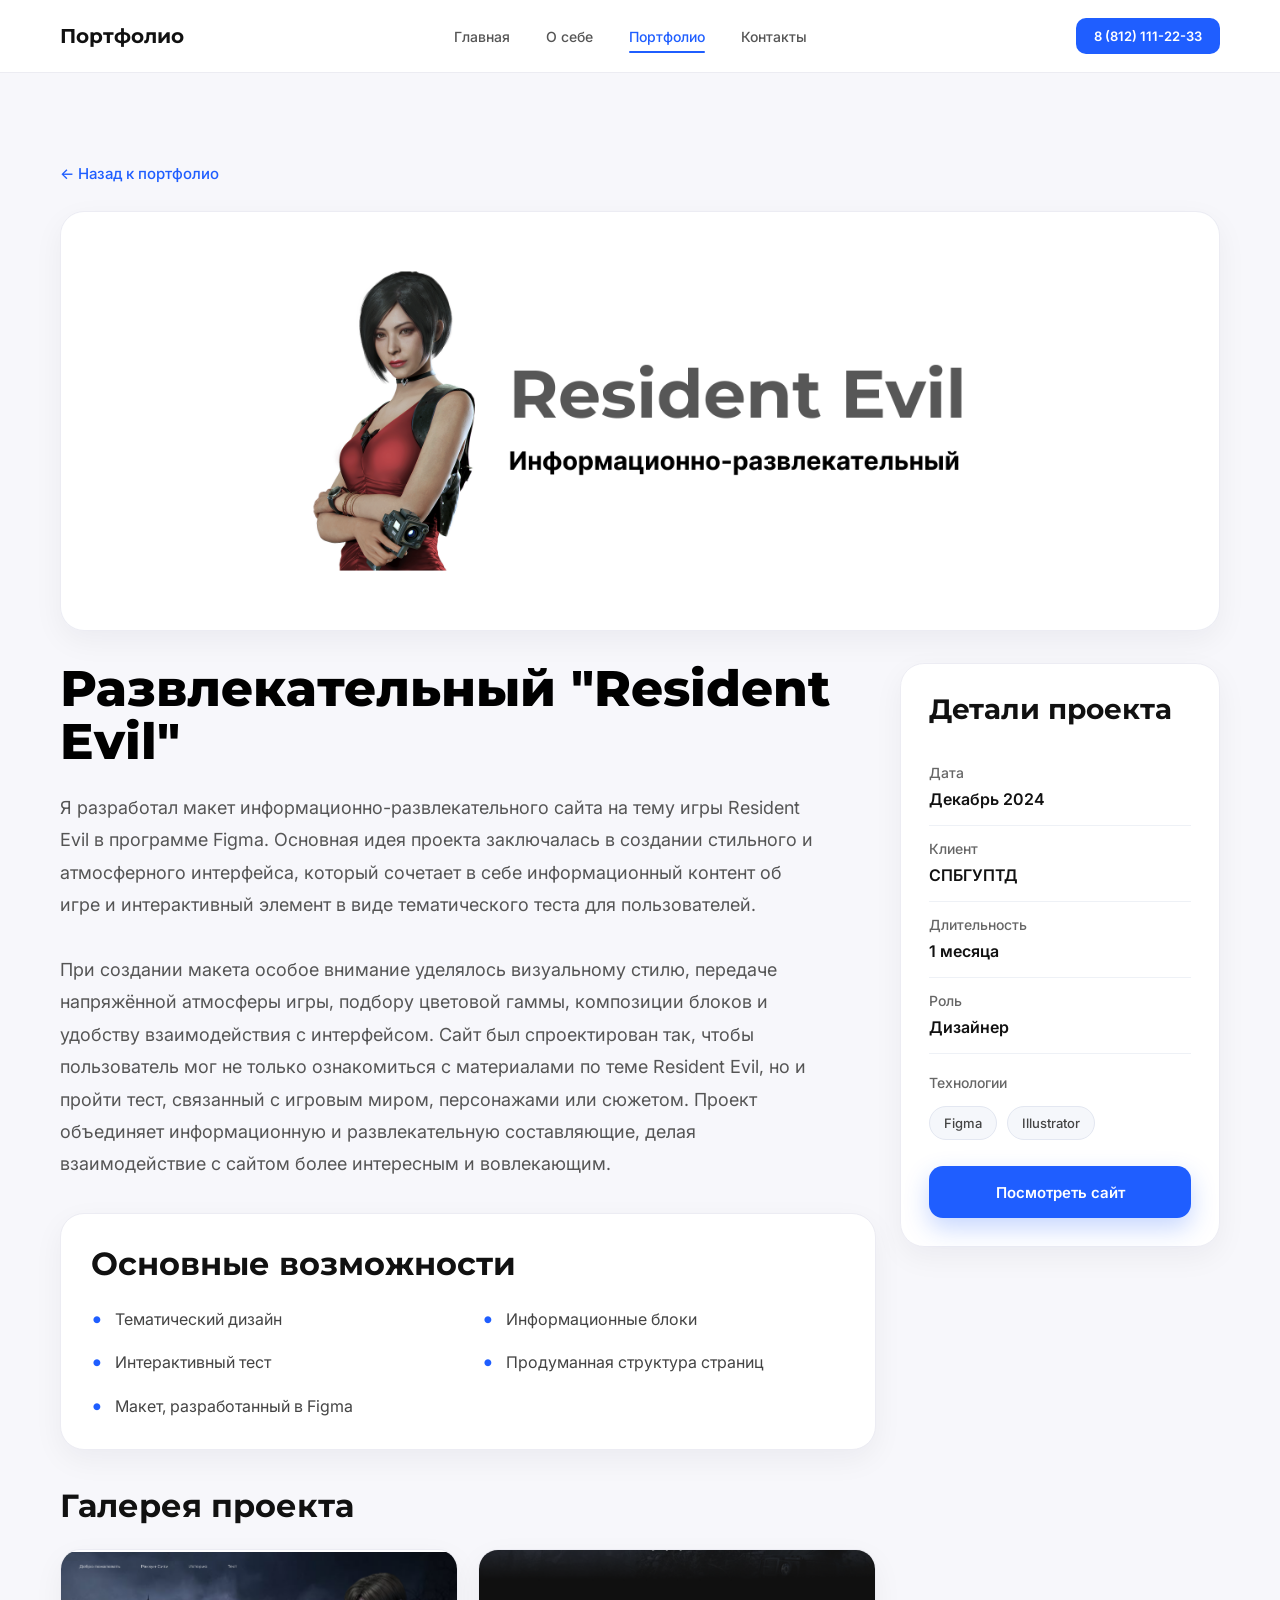
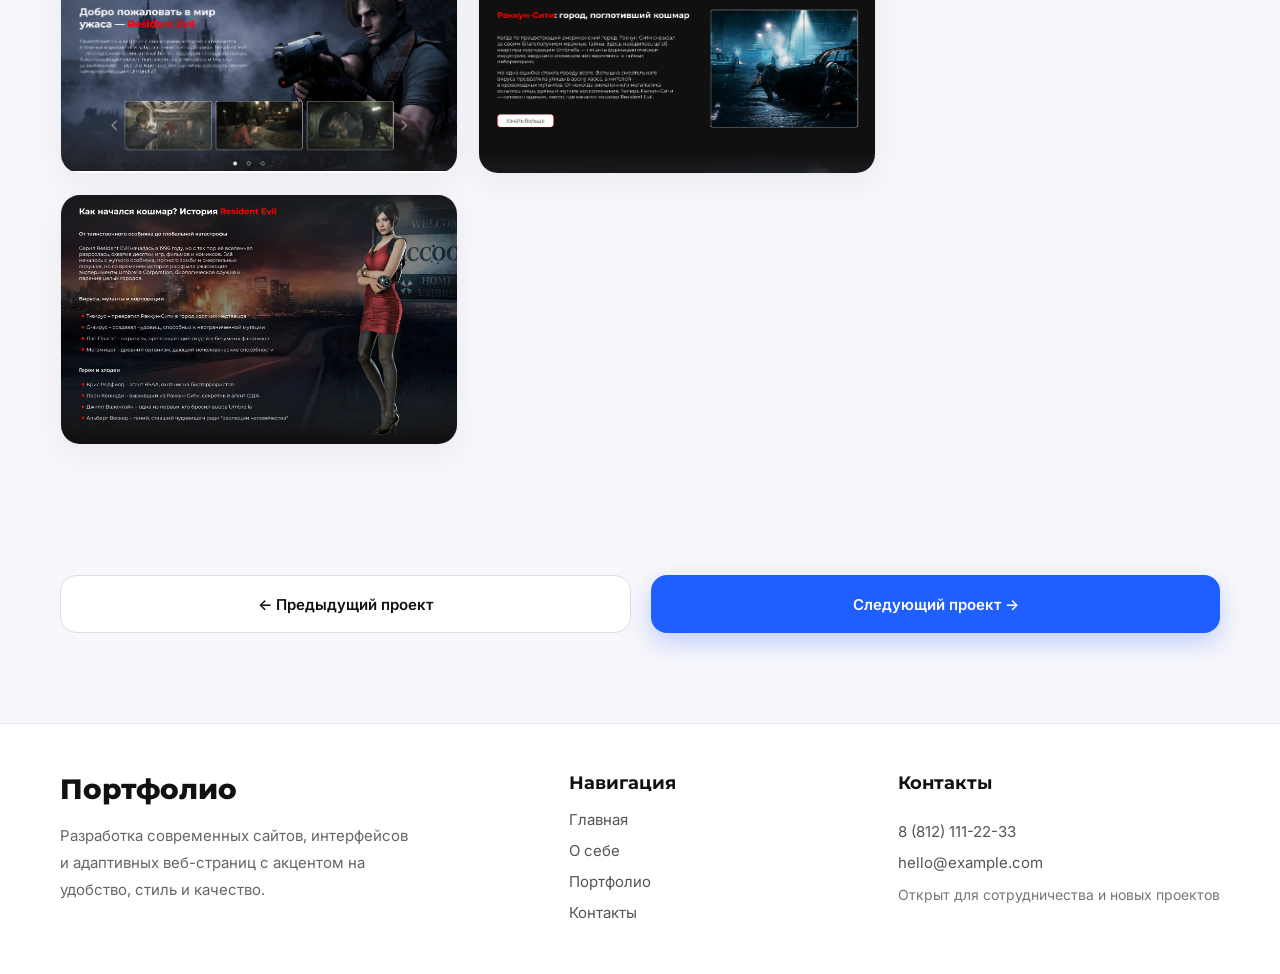
<file: index8.html>
<!DOCTYPE html>
<html lang="ru">
<head>
  <meta charset="UTF-8" />
  <meta name="viewport" content="width=device-width, initial-scale=1.0" />
  <title>Проект — Портфолио</title>

  <link rel="preconnect" href="https://fonts.googleapis.com">
  <link rel="preconnect" href="https://fonts.gstatic.com" crossorigin>
  <link href="https://fonts.googleapis.com/css2?family=Montserrat:wght@400;500;600;700;800&family=Inter:wght@400;500;600&display=swap" rel="stylesheet">

  <link rel="stylesheet" href="project.css" />
  <script src="script.js" defer></script>
  <link rel="icon" type="image/png" href="IMG/Favikon.png">
</head>
<body>

  <header class="header">
    <div class="container header__wrap">
      <a href="index.html" class="logo">Портфолио</a>

      <nav class="nav">
        <a href="index.html">Главная</a>
        <a href="index2.html">О себе</a>
        <a href="index4.html" class="active">Портфолио</a>
        <a href="index3.html">Контакты</a>
      </nav>

      <a href="tel:+78121112233" class="header__phone">8 (812) 111-22-33</a>
    </div>
  </header>

  <main>
    <section class="project-page">
      <div class="container">
        <a href="index4.html" class="back-link">← Назад к портфолио</a>

        <div class="project-hero">
          <div class="project-main-image">
            <img src="IMG/Resident2.png">
          </div>
        </div>

        <div class="project-layout">
          <div class="project-content">
            <h1 class="project-title">Развлекательный "Resident Evil"</h1>

            <p class="project-description">
                Я разработал макет информационно-развлекательного сайта на тему игры Resident Evil в программе Figma.
Основная идея проекта заключалась в создании стильного и атмосферного интерфейса, который сочетает в себе информационный контент об игре и интерактивный элемент в виде тематического теста для пользователей.<br>
                </br>При создании макета особое внимание уделялось визуальному стилю, передаче напряжённой атмосферы игры, подбору цветовой гаммы, композиции блоков и удобству взаимодействия с интерфейсом. Сайт был спроектирован так, чтобы пользователь мог не только ознакомиться с материалами по теме Resident Evil, но и пройти тест, связанный с игровым миром, персонажами или сюжетом. Проект объединяет информационную и развлекательную составляющие, делая взаимодействие с сайтом более интересным и вовлекающим.
            </p>

            <div class="features-card">
              <h2 class="section-subtitle">Основные возможности</h2>

              <div class="features-list">
                <div class="feature-item">Тематический дизайн</div>
                <div class="feature-item">Информационные блоки</div>
                <div class="feature-item">Интерактивный тест</div>
                <div class="feature-item">Продуманная структура страниц</div>
                <div class="feature-item">Макет, разработанный в Figma</div>
              </div>
            </div>

            <div class="gallery-block">
              <h2 class="gallery-title">Галерея проекта</h2>

              <div class="gallery-grid">
                <div class="gallery-item">
                    <img src="IMG/Resident2_1.png">
                </div>
                <div class="gallery-item">
                    <img src="IMG/Resident2_2.png">
                </div>
                <div class="gallery-item">
                    <img src="IMG/Resident2_3.png">
                </div>
              </div>
            </div>
          </div>

          <aside class="project-sidebar">
            <div class="details-card">
              <h2 class="details-card__title">Детали проекта</h2>

              <div class="detail-item">
                <span class="detail-label">Дата</span>
                <span class="detail-value">Декабрь 2024</span>
              </div>

              <div class="detail-item">
                <span class="detail-label">Клиент</span>
                <span class="detail-value">СПБГУПТД </span>
              </div>

              <div class="detail-item">
                <span class="detail-label">Длительность</span>
                <span class="detail-value">1 месяца</span>
              </div>

              <div class="detail-item">
                <span class="detail-label">Роль</span>
                <span class="detail-value">Дизайнер</span>
              </div>

              <div class="tech-block">
                <span class="detail-label">Технологии</span>
                <div class="tech-tags">
                  <span>Figma</span>
                  <span>Illustrator</span>
                </div>
              </div>
              <div class="sidebar-buttons">
                <a href="#" class="sidebar-btn sidebar-btn--primary">Посмотреть сайт</a>
              </div>
            </div>
          </aside>
        </div>
      </div>
    </section>
  </main>
<section class="project-switch">
  <div class="container">
    <div class="project-switch__wrap">
      <a href="index7.html" class="project-switch__btn project-switch__btn--prev">
        ← Предыдущий проект
      </a>

      <a href="index9.html" class="project-switch__btn project-switch__btn--next">
        Следующий проект →
      </a>
    </div>
  </div>
</section>
  <footer class="footer">
  <div class="container">
    <div class="footer__top">
      <div class="footer__brand">
        <a href="index.html" class="footer__logo">Портфолио</a>
        <p class="footer__description">
          Разработка современных сайтов, интерфейсов и адаптивных веб-страниц
          с акцентом на удобство, стиль и качество.
        </p>
      </div>

      <div class="footer__nav-block">
        <h3 class="footer__title">Навигация</h3>
        <nav class="footer__nav">
          <a href="index.html">Главная</a>
          <a href="index2.html">О себе</a>
          <a href="index4.html">Портфолио</a>
          <a href="index3.html">Контакты</a>
        </nav>
      </div>

      <div class="footer__contacts">
        <h3 class="footer__title">Контакты</h3>
        <a href="tel:+78121112233" class="footer__contact-link">8 (812) 111-22-33</a>
        <a href="mailto:hello@example.com" class="footer__contact-link">hello@example.com</a>
        <p class="footer__contact-text">Открыт для сотрудничества и новых проектов</p>
      </div>
    </div>
  </div>
</footer>
<button class="scroll-top" id="scrollTopBtn" aria-label="Наверх">↑</button>
</body>
</html>
</file>
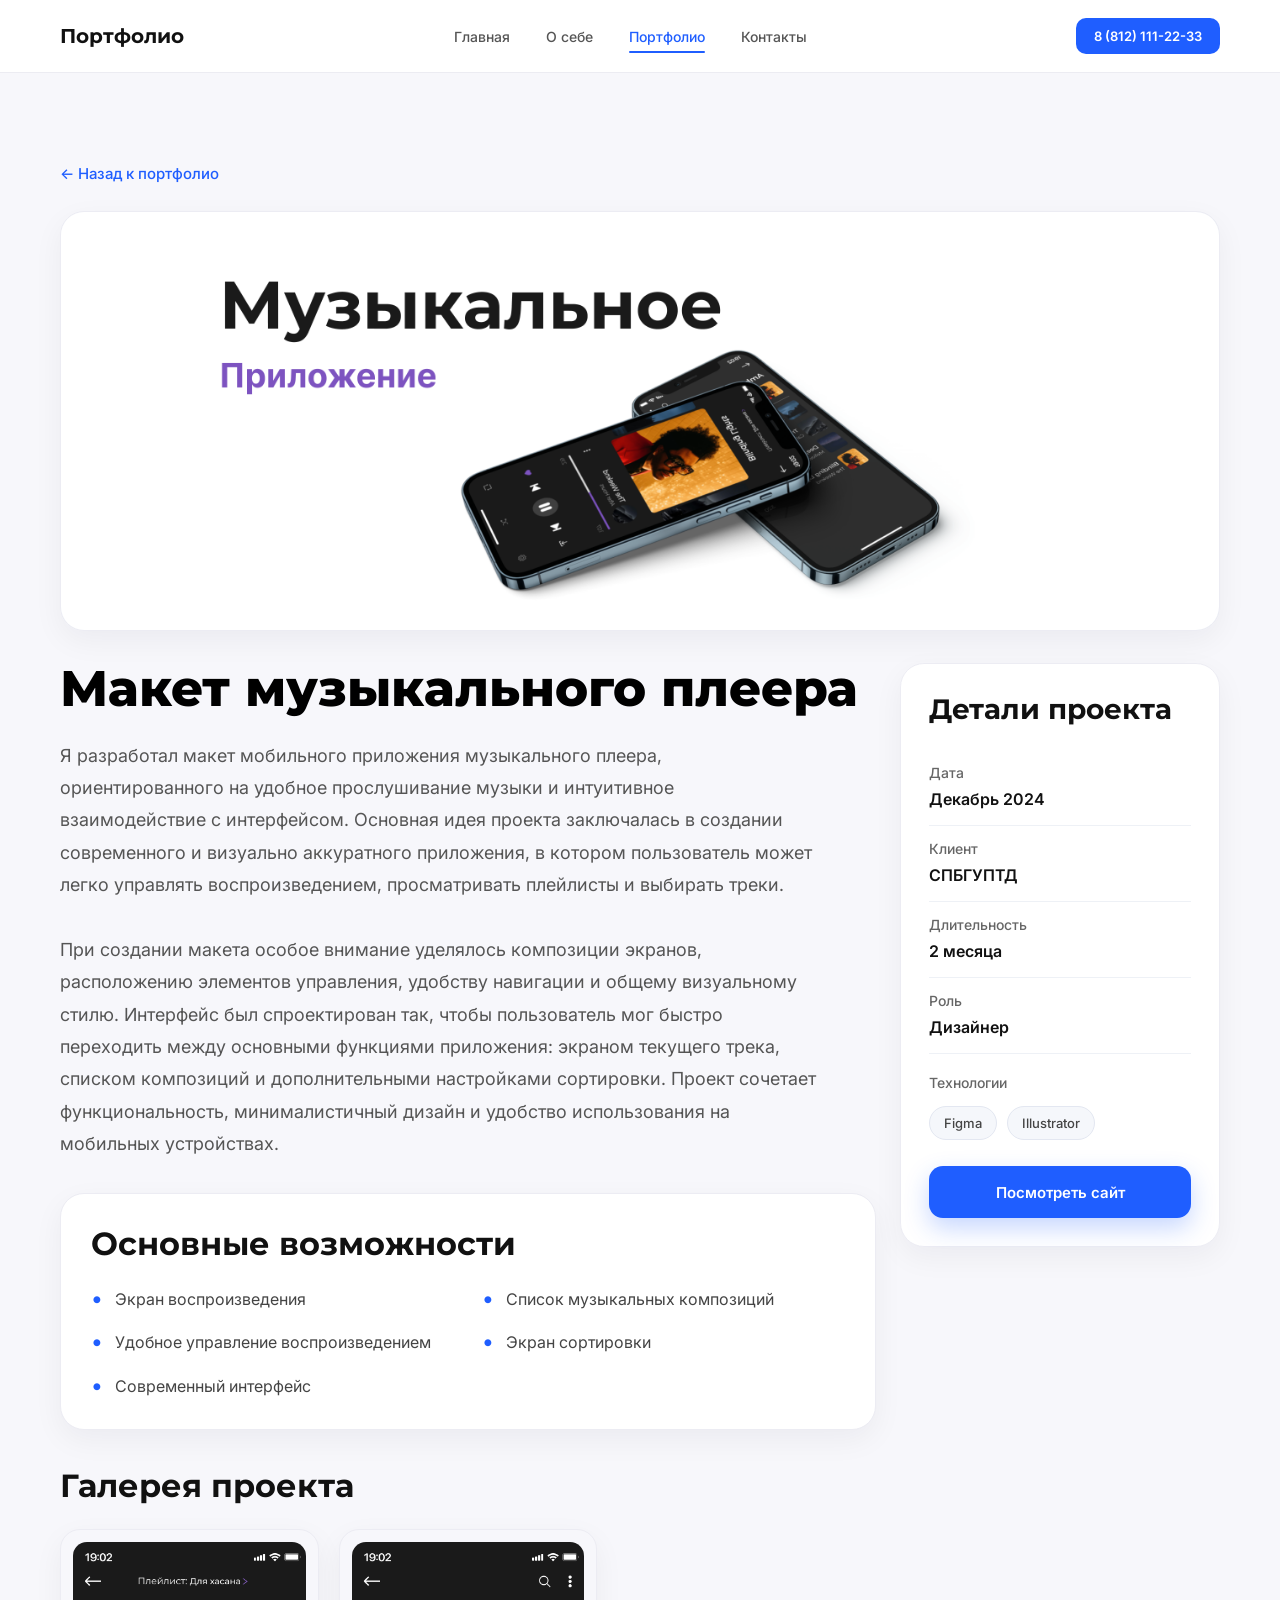
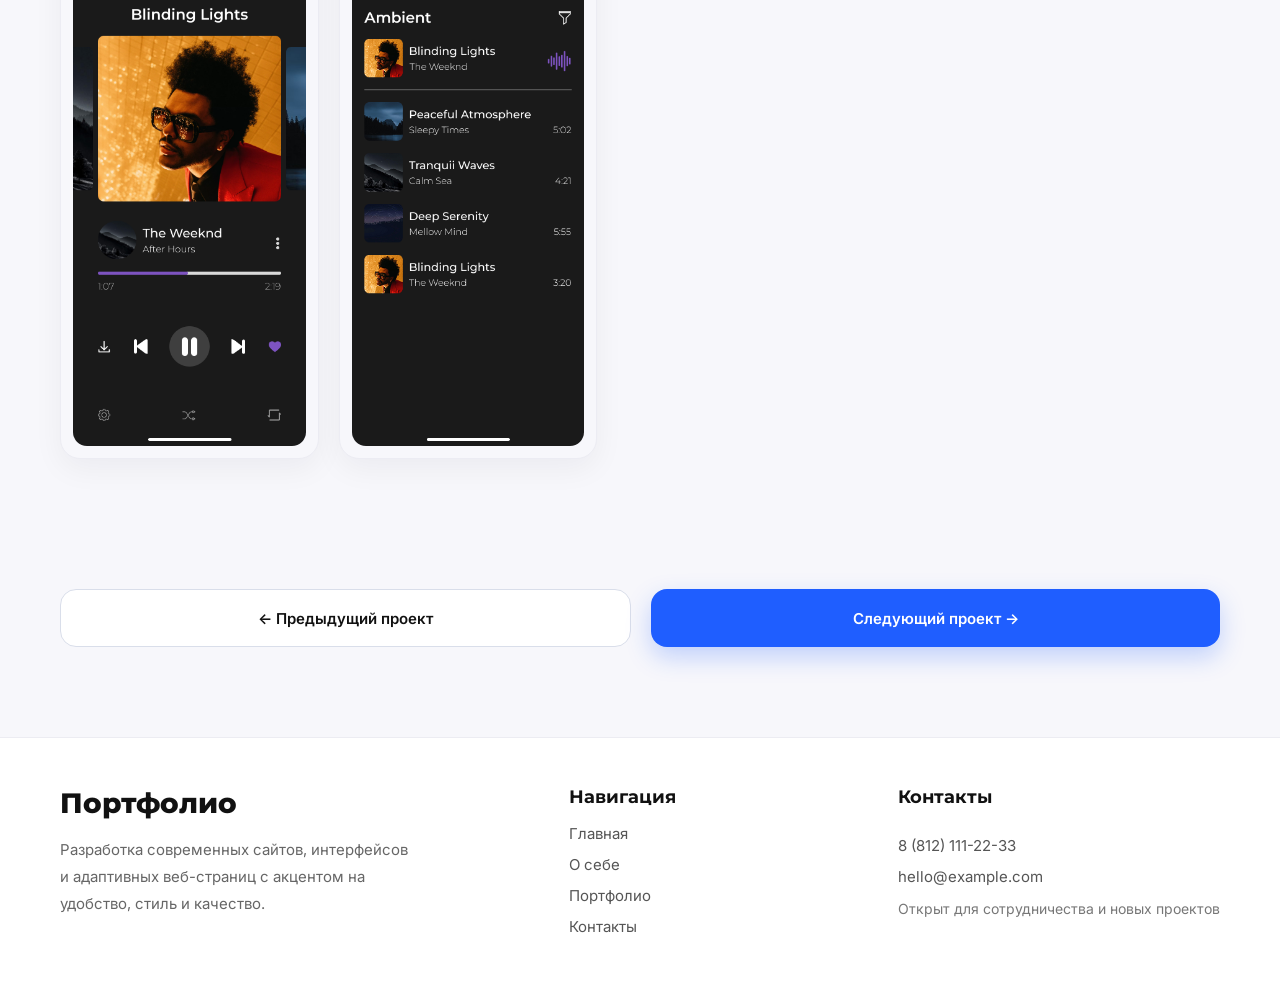
<file: index9.html>
<!DOCTYPE html>
<html lang="ru">
<head>
  <meta charset="UTF-8" />
  <meta name="viewport" content="width=device-width, initial-scale=1.0" />
  <title>Проект — Портфолио</title>

  <link rel="preconnect" href="https://fonts.googleapis.com">
  <link rel="preconnect" href="https://fonts.gstatic.com" crossorigin>
  <link href="https://fonts.googleapis.com/css2?family=Montserrat:wght@400;500;600;700;800&family=Inter:wght@400;500;600&display=swap" rel="stylesheet">

  <link rel="stylesheet" href="project.css" />
  <script src="script.js" defer></script>
  <link rel="icon" type="image/png" href="IMG/Favikon.png">
</head>
<body>

  <header class="header">
    <div class="container header__wrap">
      <a href="index.html" class="logo">Портфолио</a>

      <nav class="nav">
        <a href="index.html">Главная</a>
        <a href="index2.html">О себе</a>
        <a href="index4.html" class="active">Портфолио</a>
        <a href="index3.html">Контакты</a>
      </nav>

      <a href="tel:+78121112233" class="header__phone">8 (812) 111-22-33</a>
    </div>
  </header>

  <main>
    <section class="project-page">
      <div class="container">
        <a href="index4.html" class="back-link">← Назад к портфолио</a>

        <div class="project-hero">
          <div class="project-main-image">
            <img src="IMG/Prilog12.png">
          </div>
        </div>

        <div class="project-layout">
          <div class="project-content">
            <h1 class="project-title">Макет музыкального плеера</h1>

            <p class="project-description">
                Я разработал макет мобильного приложения музыкального плеера, ориентированного на удобное прослушивание музыки и интуитивное взаимодействие с интерфейсом. Основная идея проекта заключалась в создании современного и визуально аккуратного приложения, в котором пользователь может легко управлять воспроизведением, просматривать плейлисты и выбирать треки.<br>
                </br>При создании макета особое внимание уделялось композиции экранов, расположению элементов управления, удобству навигации и общему визуальному стилю. Интерфейс был спроектирован так, чтобы пользователь мог быстро переходить между основными функциями приложения: экраном текущего трека, списком композиций и дополнительными настройками сортировки. Проект сочетает функциональность, минималистичный дизайн и удобство использования на мобильных устройствах.
            </p>

            <div class="features-card">
              <h2 class="section-subtitle">Основные возможности</h2>

              <div class="features-list">
                <div class="feature-item">Экран воспроизведения</div>
                <div class="feature-item">Список музыкальных композиций</div>
                <div class="feature-item">Удобное управление воспроизведением</div>
                <div class="feature-item">Экран сортировки</div>
                <div class="feature-item">Современный интерфейс</div>
              </div>
            </div>

            <div class="gallery-block">
              <h2 class="gallery-title">Галерея проекта</h2>

              <div class="gallery-grid gallery-grid--three">
                <div class="gallery-item gallery-item--app">
                <img src="IMG/Prilog12_1.png" alt="Экран мобильного приложения 1">
                </div>

                <div class="gallery-item gallery-item--app">
                <img src="IMG/Prilog12_2.png" alt="Экран мобильного приложения 2">
                </div>
            </div>
            </div>
          </div>

          <aside class="project-sidebar">
            <div class="details-card">
              <h2 class="details-card__title">Детали проекта</h2>

              <div class="detail-item">
                <span class="detail-label">Дата</span>
                <span class="detail-value">Декабрь 2024</span>
              </div>

              <div class="detail-item">
                <span class="detail-label">Клиент</span>
                <span class="detail-value">СПБГУПТД </span>
              </div>

              <div class="detail-item">
                <span class="detail-label">Длительность</span>
                <span class="detail-value">2 месяца</span>
              </div>

              <div class="detail-item">
                <span class="detail-label">Роль</span>
                <span class="detail-value">Дизайнер</span>
              </div>

              <div class="tech-block">
                <span class="detail-label">Технологии</span>
                <div class="tech-tags">
                  <span>Figma</span>
                  <span>Illustrator</span>
                </div>
              </div>
              <div class="sidebar-buttons">
                <a href="#" class="sidebar-btn sidebar-btn--primary">Посмотреть сайт</a>
              </div>
            </div>
          </aside>
        </div>
      </div>
    </section>
  </main>
  <section class="project-switch">
  <div class="container">
    <div class="project-switch__wrap">
      <a href="index8.html" class="project-switch__btn project-switch__btn--prev">
        ← Предыдущий проект
      </a>

      <a href="index5.html" class="project-switch__btn project-switch__btn--next">
        Следующий проект →
      </a>
    </div>
  </div>
</section>
  <footer class="footer">
  <div class="container">
    <div class="footer__top">
      <div class="footer__brand">
        <a href="index.html" class="footer__logo">Портфолио</a>
        <p class="footer__description">
          Разработка современных сайтов, интерфейсов и адаптивных веб-страниц
          с акцентом на удобство, стиль и качество.
        </p>
      </div>

      <div class="footer__nav-block">
        <h3 class="footer__title">Навигация</h3>
        <nav class="footer__nav">
          <a href="index.html">Главная</a>
          <a href="index2.html">О себе</a>
          <a href="index4.html">Портфолио</a>
          <a href="index3.html">Контакты</a>
        </nav>
      </div>

      <div class="footer__contacts">
        <h3 class="footer__title">Контакты</h3>
        <a href="tel:+78121112233" class="footer__contact-link">8 (812) 111-22-33</a>
        <a href="mailto:hello@example.com" class="footer__contact-link">hello@example.com</a>
        <p class="footer__contact-text">Открыт для сотрудничества и новых проектов</p>
      </div>
    </div>
  </div>
</footer>
<button class="scroll-top" id="scrollTopBtn" aria-label="Наверх">↑</button>
</body>
</html>
</file>
<file: style.css>
* {
  margin: 0;
  padding: 0;
  box-sizing: border-box;
}

body {
  font-family: "Inter", sans-serif;
  background: #f7f7fb;
  color: #111;
}

a {
  text-decoration: none;
  color: inherit;
}

.container {
  width: 100%;
  max-width: 1200px;
  margin: 0 auto;
  padding: 0 20px;
}

/* Header */
.header {
  background: #ffffff;
  border-bottom: 1px solid #ececf2;
}

.header__wrap {
  min-height: 72px;
  display: flex;
  align-items: center;
  justify-content: space-between;
  gap: 20px;
}

.logo {
  font-family: "Montserrat", sans-serif;
  font-size: 20px;
  font-weight: 700;
}

.nav {
  display: flex;
  align-items: center;
  gap: 36px;
}

.nav a {
  font-size: 14px;
  font-weight: 500;
  transition: 0.3s;
}

.nav a:hover {
  color: #1f5eff;
}

.header__phone {
  padding: 10px 18px;
  border-radius: 10px;
  background: #1f5eff;
  color: #fff;
  font-size: 13px;
  font-weight: 600;
}

/* Hero */
.hero {
  position: relative;
  overflow: hidden;
  background: radial-gradient(circle at center, #07132f 0%, #03070f 55%, #02050c 100%);
  padding: 110px 0 130px;
}

.hero__content {
  position: relative;
  z-index: 2;
  display: flex;
  flex-direction: column;
  align-items: center;
  text-align: center;
}

.hero__title {
  display: flex;
  flex-direction: column;
  font-family: "Montserrat", sans-serif;
  font-size: 78px;
  font-weight: 800;
  line-height: 0.95;
  margin-bottom: 28px;
}

.hero__title span:nth-child(1),
.hero__title span:nth-child(3) {
  color: #1f5eff;
}

.hero__title span:nth-child(2) {
  color: #ffffff;
}

.hero__text {
  max-width: 720px;
  font-size: 18px;
  line-height: 1.6;
  color: #d4d8e3;
  margin-bottom: 34px;
}

.hero__buttons {
  display: flex;
  justify-content: center;
  gap: 16px;
  flex-wrap: wrap;
}

.btn {
  min-width: 220px;
  min-height: 54px;
  padding: 15px 26px;
  border-radius: 14px;
  display: inline-flex;
  align-items: center;
  justify-content: center;
  font-size: 15px;
  font-weight: 600;
  transition: 0.3s;
}

.btn--primary {
  background: #1f5eff;
  color: #fff;
  box-shadow: 0 10px 25px rgba(31, 94, 255, 0.25);
}

.btn--primary:hover {
  transform: translateY(-2px);
}

.btn--outline {
  border: 1px solid rgba(255, 255, 255, 0.45);
  color: #fff;
  background: transparent;
}

.btn--outline:hover {
  background: rgba(255, 255, 255, 0.08);
}

.hero__blur,
.cta__blur {
  position: absolute;
  width: 320px;
  height: 320px;
  border-radius: 50%;
  background: rgba(31, 94, 255, 0.28);
  filter: blur(90px);
  z-index: 1;
}

.hero__blur--left,
.cta__blur--left {
  top: 40px;
  left: 60px;
}

.hero__blur--right,
.cta__blur--right {
  right: 40px;
  bottom: 30px;
}

/* Skills */
.skills {
  padding: 90px 0 110px;
  background: #f7f7fb;
}

.section-title {
  text-align: center;
  font-family: "Montserrat", sans-serif;
  font-size: 45px;
  font-weight: 800;
  color: #000000;
}

.section-line {
  width: 120px;
  height: 3px;
  background: #1f1f1f;
  margin: 18px auto 50px;
  border-radius: 20px;
}

.skills__grid {
  display: flex;
  flex-wrap: wrap;
  gap: 24px;
}

.card {
  background: #ffffff;
  border: 1px solid #ececf3;
  border-radius: 24px;
  box-shadow: 0 10px 30px rgba(16, 24, 40, 0.05);
  position: relative;
  overflow: hidden;
}

.card--big {
  flex: 1 1 58%;
  min-height: 360px;
  padding: 34px;
}

.skills__right {
  flex: 1 1 38%;
  display: flex;
  flex-direction: column;
  gap: 24px;
}

.card--small {
  min-height: 168px;
  padding: 24px;
}

.card--wide {
  width: 100%;
  min-height: 150px;
  padding: 30px;
  display: flex;
  align-items: center;
}

.card__mini-icon {
  width: 42px;
  height: 42px;
  border-radius: 12px;
  background: linear-gradient(135deg, #b646ff, #7d3cff);
  display: flex;
  align-items: center;
  justify-content: center;
  overflow: hidden;
}

.card__mini-icon2 {
  
  width: 70px;
  height: 70px;
  border-radius: 12px;
  background: linear-gradient(135deg, #b646ff, #7d3cff);
  display: flex;
  align-items: center;
  justify-content: center;
  overflow: hidden;
}

.card__mini-icon img {
  width: 22px;
  height: 22px;
  object-fit: contain;
}

.card__title {
  font-family: "Montserrat", sans-serif;
  margin-top: 20px;
  font-size: 32px;
  font-weight: 700;
  margin-bottom: 18px;
}

.card__text {
  max-width: 540px;
  font-size: 16px;
  line-height: 1.6;
  color: #555;
  margin-bottom: 24px;
}

.tags {
  display: flex;
  flex-wrap: wrap;
  gap: 10px;
}

.tags span {
  padding: 8px 14px;
  border: 1px solid #cad5ff;
  border-radius: 999px;
  font-size: 14px;
  font-weight: 500;
  color: #1b2b52;
  background: #fff;
}

.card__decor--circle {
  position: absolute;
  top: -20px;
  right: -10px;
  width: 140px;
  height: 140px;
  border: 8px solid #a23cf4;
  border-left-color: transparent;
  border-bottom-color: transparent;
  border-radius: 50%;
}

.card__wide-text {
  max-width: 800px;
  font-size: 16px;
  line-height: 1.7;
  color: #555;
}

.wide-decor {
  position: absolute;
  border: 5px solid #a23cf4;
  border-radius: 50%;
}

.wide-decor--1 {
  width: 50px;
  height: 50px;
  right: 160px;
  bottom: -12px;
}

.wide-decor--2 {
  width: 78px;
  height: 78px;
  right: 55px;
  bottom: -22px;
}

.wide-decor--3 {
  width: 36px;
  height: 36px;
  right: 260px;
  top: -14px;
}

/* CTA */
.cta {
  position: relative;
  overflow: hidden;
  background: radial-gradient(circle at center, #07132f 0%, #03070f 55%, #02050c 100%);
  padding: 100px 0;
}

.cta__content {
  position: relative;
  z-index: 2;
  text-align: center;
}

.cta__title {
  display: flex;
  flex-direction: column;
  font-family: "Montserrat", sans-serif;
  font-size: 64px;
  font-weight: 800;
  line-height: 1;
  margin-bottom: 22px;
}

.cta__title span:first-child {
  color: #ffffff;
}

.cta__title span:last-child {
  color: #1f5eff;
}

.cta__text {
  font-size: 18px;
  color: #d4d8e3;
  margin-bottom: 30px;
}

/* Footer */
.footer {
  background: #ffffff;
  border-top: 1px solid #ececf2;
}

.footer .container {
  padding-top: 48px;
  padding-bottom: 24px;
}

.footer__top {
  display: flex;
  justify-content: space-between;
  gap: 40px;
  padding-bottom: 28px;
}

.footer__brand {
  max-width: 360px;
}

.footer__logo {
  display: inline-block;
  font-family: "Montserrat", sans-serif;
  font-size: 28px;
  font-weight: 800;
  color: #111;
  margin-bottom: 16px;
}

.footer__description {
  font-size: 15px;
  line-height: 1.8;
  color: #666;
}

.footer__title {
  font-family: "Montserrat", sans-serif;
  font-size: 18px;
  font-weight: 700;
  color: #111;
  margin-bottom: 16px;
}

.footer__nav-block,
.footer__contacts {
  min-width: 180px;
}

.footer__nav {
  display: flex;
  flex-direction: column;
  gap: 12px;
}

.footer__nav a,
.footer__contact-link {
  font-size: 15px;
  color: #555;
  transition: 0.3s;
}

.footer__nav a:hover,
.footer__contact-link:hover {
  color: #1f5eff;
}

.footer__contacts {
  display: flex;
  flex-direction: column;
  gap: 12px;
}

.footer__contact-text {
  font-size: 14px;
  line-height: 1.6;
  color: #777;
}

.footer__bottom {
  border-top: 1px solid #ececf2;
  padding-top: 20px;
  text-align: center;
}

.footer__copy {
  font-size: 14px;
  line-height: 1.6;
  color: #666;
}

  .footer__description,
  .footer__nav a,
  .footer__contact-link,
  .footer__contact-text,
  .footer__copy {
    font-size: 14px;
  }

.card--small {
  min-height: 168px;
  padding: 24px;
  display: flex;
  flex-direction: column;
  justify-content: flex-start;
}

.card__wide-title {
  font-family: "Montserrat", sans-serif;
  font-size: 28px;
  font-weight: 700;
  margin-bottom: 14px;
  color: #111;
}

.card--wide {
  width: 100%;
  min-height: 150px;
  padding: 30px;
  display: flex;
  flex-direction: column;
  align-items: flex-start;
  justify-content: center;
}

.card__small-title {
  font-family: "Montserrat", sans-serif;
  font-size: 24px;
  font-weight: 700;
  margin-top: 18px;
  margin-bottom: 12px;
  color: #111;
}

.card__small-text {
  font-size: 15px;
  line-height: 1.6;
  color: #555;
  max-width: 360px;
}

/* Featured works */
.featured-works {
  padding: 20px 0 90px;
  background: #f7f7fb;
}

.featured-works__grid {
  display: flex;
  flex-wrap: wrap;
  gap: 24px;
}

.featured-card {
  flex: 1 1 calc(50% - 12px);
  background: #ffffff;
  border: 1px solid #ececf3;
  border-radius: 24px;
  overflow: hidden;
  box-shadow: 0 10px 30px rgba(16, 24, 40, 0.05);
  transition: 0.3s;
}

.featured-card:hover {
  transform: translateY(-4px);
}

.featured-card__image {
  display: block;
  width: 100%;
  height: 280px;
  background: #e9edf5;
  overflow: hidden;
}

.featured-card__image img {
  width: 100%;
  height: 100%;
  object-fit: cover;
  transition: 0.3s;
}

.featured-card__image:hover img {
  transform: scale(1.03);
}

.featured-card__content {
  padding: 24px;
}

.featured-card__category {
  display: inline-flex;
  align-items: center;
  justify-content: center;
  min-height: 30px;
  padding: 6px 14px;
  border-radius: 999px;
  background: #1f5eff;
  color: #fff;
  font-size: 12px;
  font-weight: 600;
  margin-bottom: 16px;
}

.featured-card__title {
  font-family: "Montserrat", sans-serif;
  font-size: 26px;
  font-weight: 700;
  line-height: 1.3;
  margin-bottom: 14px;
}

.featured-card__title a {
  color: #111;
  transition: 0.3s;
}

.featured-card__title a:hover {
  color: #1f5eff;
}

.featured-card__text {
  font-size: 15px;
  line-height: 1.7;
  color: #555;
  margin-bottom: 20px;
}

.featured-card__btn {
  display: inline-flex;
  align-items: center;
  justify-content: center;
  min-height: 44px;
  padding: 10px 18px;
  border-radius: 10px;
  background: #1f5eff;
  color: #fff;
  font-size: 14px;
  font-weight: 600;
  transition: 0.3s;
}

.featured-card__btn:hover {
  transform: translateY(-2px);
  box-shadow: 0 10px 20px rgba(31, 94, 255, 0.2);
}

/* Reviews */
.reviews {
  padding: 0 0 90px;
  background: #f7f7fb;
}

.reviews__top {
  text-align: center;
  margin-bottom: 40px;
}

.reviews__subtitle {
  margin-top: 18px;
  font-size: 16px;
  line-height: 1.6;
  color: #666;
}

.reviews__grid {
  display: flex;
  flex-wrap: wrap;
  gap: 24px;
}

.review-card {
  flex: 1 1 calc(33.333% - 16px);
  background: #ffffff;
  border: 1px solid #ececf3;
  border-radius: 24px;
  padding: 28px;
  box-shadow: 0 10px 30px rgba(16, 24, 40, 0.05);
  transition: 0.3s;
}

.review-card:hover {
  transform: translateY(-4px);
  box-shadow: 0 16px 36px rgba(16, 24, 40, 0.08);
}

.review-card--accent {
  border-color: #dbe4ff;
  box-shadow: 0 14px 36px rgba(31, 94, 255, 0.08);
}

.review-card__stars {
  font-size: 18px;
  letter-spacing: 2px;
  color: #1f5eff;
  margin-bottom: 18px;
}

.review-card__text {
  font-size: 15px;
  line-height: 1.8;
  color: #555;
  margin-bottom: 24px;
}

.review-card__bottom {
  display: flex;
  align-items: center;
  gap: 14px;
}

.review-card__avatar {
  width: 48px;
  height: 48px;
  border-radius: 50%;
  background: #1f5eff;
  color: #fff;
  font-size: 18px;
  font-weight: 700;
  display: flex;
  align-items: center;
  justify-content: center;
  flex-shrink: 0;
}

.review-card__author {
  display: flex;
  flex-direction: column;
  gap: 4px;
}

.review-card__author strong {
  font-size: 16px;
  font-weight: 700;
  color: #111;
}

.review-card__author span {
  font-size: 14px;
  color: #666;
}

.reveal {
  opacity: 0;
  transform: translateY(20px);
  transition: opacity 0.45s ease, transform 0.45s ease;
  will-change: opacity, transform;
}

.reveal.is-visible {
  opacity: 1;
  transform: translateY(0);
}
.scroll-top {
  position: fixed;
  right: 24px;
  bottom: 24px;
  width: 52px;
  height: 52px;
  border: none;
  border-radius: 50%;
  background: #1f5eff;
  color: #fff;
  font-size: 22px;
  font-weight: 700;
  display: flex;
  align-items: center;
  justify-content: center;
  cursor: pointer;
  box-shadow: 0 10px 25px rgba(31, 94, 255, 0.25);
  opacity: 0;
  visibility: hidden;
  transform: translateY(20px);
  transition: 0.3s;
  z-index: 999;
}

.scroll-top.show {
  opacity: 1;
  visibility: visible;
  transform: translateY(0);
}

.scroll-top:hover {
  transform: translateY(-3px);
  background: #155dfc;
}

@media (max-width: 480px) {
  .scroll-top {
    right: 16px;
    bottom: 16px;
    width: 46px;
    height: 46px;
    font-size: 20px;
  }
}
/* =========================
   ADAPTIVE
========================= */

@media (max-width: 992px) {
  .container {
    padding: 0 20px;
  }

  /* header */
  .header__wrap {
    min-height: auto;
    padding: 16px 0 14px;
    display: flex;
    flex-wrap: wrap;
    justify-content: center;
    align-items: center;
    gap: 14px 18px;
  }

  .logo {
    font-size: 18px;
    line-height: 1;
  }

  .header__phone {
    padding: 10px 16px;
    font-size: 12px;
    line-height: 1;
    white-space: nowrap;
  }

  .nav {
    order: 3;
    width: 100%;
    display: flex;
    justify-content: center;
    align-items: center;
    flex-wrap: wrap;
    gap: 22px;
    padding-top: 6px;
  }

  /* hero */
  .hero {
    padding: 90px 0 100px;
  }

  .hero__title {
    font-size: 58px;
    line-height: 0.98;
  }

  .hero__text {
    font-size: 17px;
    max-width: 680px;
  }

  /* titles */
  .section-title {
    font-size: 42px;
  }

  /* skills */
  .skills {
    padding: 80px 0 90px;
  }

  .skills__grid {
    gap: 20px;
  }

  .card--big,
  .skills__right,
  .card--wide {
    flex: 1 1 100%;
    width: 100%;
  }

  .skills__right {
    display: flex;
    flex-direction: column;
    gap: 20px;
  }

  .card--big,
  .card--small,
  .card--wide {
    min-height: auto;
  }

  .card__title {
    font-size: 28px;
  }

  .card__small-title {
    font-size: 22px;
  }

  .card__wide-title {
    font-size: 28px;
  }

  /* featured works */
  .featured-works__grid {
    gap: 20px;
  }

  .featured-card {
    flex: 1 1 100%;
    width: 100%;
  }

  /* reviews */
  .reviews__grid {
    gap: 20px;
  }

  .review-card {
    flex: 1 1 calc(50% - 10px);
  }

  /* footer */
  .footer__top {
    flex-wrap: wrap;
    gap: 30px;
  }

  .footer__brand {
    max-width: 100%;
    width: 100%;
  }
}

@media (max-width: 768px) {
  .container {
    padding: 0 0px;
  }

  /* hero */
  .hero {
    padding: 75px 0 85px;
  }

  .hero__title {
    font-size: 42px;
    line-height: 1.02;
    margin-bottom: 22px;
  }

  .hero__text {
    font-size: 16px;
    line-height: 1.65;
    margin-bottom: 28px;
  }

  .hero__buttons {
    width: 100%;
    gap: 14px;
  }

  .btn {
    width: 100%;
    min-width: 0;
  }

  .hero__blur,
  .cta__blur {
    width: 220px;
    height: 220px;
    filter: blur(70px);
  }

  /* sections */
  .skills,
  .featured-works,
  .reviews {
    padding-bottom: 70px;
  }

  .section-title {
    font-size: 34px;
  }

  .section-line {
    margin: 16px auto 36px;
  }

  /* cards */
  .card--big,
  .card--small,
  .card--wide,
  .featured-card__content,
  .review-card {
    padding-left: 22px;
    padding-right: 22px;
  }

  .card--big,
  .card--small,
  .card--wide {
    padding-top: 22px;
    padding-bottom: 22px;
  }

  .card__title {
    font-size: 24px;
  }

  .card__small-title {
    font-size: 20px;
  }

  .card__wide-title {
    font-size: 24px;
  }

  .card__text,
  .card__small-text,
  .card__wide-text {
    font-size: 15px;
    line-height: 1.65;
  }

  /* featured */
  .featured-card__image {
    height: 220px;
  }

  .featured-card__title {
    font-size: 22px;
    line-height: 1.35;
  }

  /* reviews */
  .review-card {
    flex: 1 1 100%;
  }

  /* footer */
  .footer {
    margin-top: 70px;
  }

  .footer .container {
    padding-top: 36px;
  }

  .footer__top {
    flex-direction: column;
    gap: 26px;
  }

  .footer__logo {
    font-size: 24px;
  }
}

@media (max-width: 480px) {
  .container {
    padding: 0 16px;
  }

  /* header */
  .header__wrap {
    padding: 14px 0 12px;
    justify-content: center;
    gap: 12px 14px;
  }

  .logo {
    width: auto;
    text-align: center;
    font-size: 17px;
  }

  .header__phone {
    font-size: 12px;
    padding: 9px 14px;
  }

  .nav {
    width: 100%;
    justify-content: center;
    gap: 18px;
    row-gap: 10px;
    padding-top: 4px;
  }

  .nav a {
    font-size: 13px;
  }

  /* hero */
  .hero {
    padding: 65px 0 75px;
  }

  .hero__title {
    font-size: 50px;
    line-height: 1.05;
    margin-bottom: 18px;
  }

  .hero__text {
    font-size: 15px;
    line-height: 1.6;
    margin-bottom: 24px;
  }

  .btn {
    min-height: 50px;
    padding: 14px 18px;
    font-size: 14px;
  }

  /* titles */
  .section-title {
    font-size: 28px;
  }

  .section-line {
    width: 110px;
    margin: 14px auto 30px;
  }

  /* skills */
  .skills {
    padding-top: 60px;
  }

  .skills__grid {
    gap: 16px;
  }

  .card--big,
  .card--small,
  .card--wide {
    padding: 20px;
    border-radius: 20px;
  }

  .card__title {
    font-size: 20px;
    line-height: 1.25;
  }

  .card__small-title {
    font-size: 18px;
  }

  .card__wide-title {
    font-size: 20px;
    line-height: 1.25;
  }

  .card__text,
  .card__small-text,
  .card__wide-text {
    font-size: 14px;
    line-height: 1.65;
  }

  .tags {
    gap: 8px;
  }

  .tags span {
    font-size: 12px;
    padding: 7px 11px;
  }

  .card__decor--circle,
  .wide-decor,
  .hero__blur,
  .cta__blur {
    display: none;
  }

  /* featured works */
  .featured-works {
    padding-bottom: 60px;
  }

  .featured-works__grid {
    gap: 16px;
  }

  .featured-card {
    width: 100%;
    border-radius: 20px;
  }

  .featured-card__image {
    height: 180px;
  }

  .featured-card__content {
    padding: 20px;
  }

  .featured-card__title {
    font-size: 18px;
    line-height: 1.35;
    margin-bottom: 12px;
  }

  .featured-card__text {
    font-size: 14px;
    line-height: 1.65;
    margin-bottom: 16px;
  }

  .featured-card__btn {
    min-height: 42px;
    padding: 10px 16px;
    font-size: 14px;
  }

  /* reviews */
  .reviews {
    padding-bottom: 60px;
  }

  .reviews__top {
    margin-bottom: 28px;
  }

  .reviews__subtitle {
    font-size: 14px;
    margin-top: 14px;
  }

  .review-card {
    padding: 20px;
    border-radius: 20px;
  }

  .review-card__stars {
    font-size: 16px;
    margin-bottom: 14px;
  }

  .review-card__text {
    font-size: 14px;
    line-height: 1.7;
    margin-bottom: 18px;
  }

  .review-card__avatar {
    width: 42px;
    height: 42px;
    font-size: 16px;
  }

  .review-card__author strong {
    font-size: 15px;
  }

  .review-card__author span {
    font-size: 13px;
  }

  /* footer */
  .footer {
    margin-top: 60px;
  }

  .footer .container {
    padding-top: 30px;
    padding-bottom: 20px;
  }

  .footer__description,
  .footer__nav a,
  .footer__contact-link,
  .footer__contact-text,
  .footer__copy {
    font-size: 14px;
  }

  .cta__title {
    font-size: 45px;
  }

}
</file>
<file: about.css>
* {
  margin: 0;
  padding: 0;
  box-sizing: border-box;
}

body {
  font-family: "Inter", sans-serif;
  background: #f7f7fb;
  color: #111;
}

a {
  text-decoration: none;
  color: inherit;
}

.container {
  width: 100%;
  max-width: 1200px;
  margin: 0 auto;
  padding: 0 20px;
}

/* Header */
.header {
  background: #ffffff;
  border-bottom: 1px solid #ececf2;
}

.header__wrap {
  min-height: 72px;
  display: flex;
  align-items: center;
  justify-content: space-between;
  gap: 20px;
}

.logo {
  font-family: "Montserrat", sans-serif;
  font-size: 20px;
  font-weight: 700;
}

.nav {
  display: flex;
  align-items: center;
  gap: 36px;
}

.nav a {
  font-size: 14px;
  font-weight: 500;
  transition: 0.3s;
  position: relative;
}

.nav a:hover,
.nav a.active {
  color: #1f5eff;
}

.nav a.active::after {
  content: "";
  position: absolute;
  left: 0;
  bottom: -8px;
  width: 100%;
  height: 2px;
  background: #1f5eff;
  border-radius: 10px;
}

.header__phone {
  padding: 10px 18px;
  border-radius: 10px;
  background: #1f5eff;
  color: #fff;
  font-size: 13px;
  font-weight: 600;
}

/* Titles */
.page-title,
.section-title {
  text-align: center;
  font-family: "Montserrat", sans-serif;
  font-weight: 800;
  color: #000000;
}

.page-title {
  font-size: 45px;
  margin-bottom: 0;
}

.section-title {
  font-size: 54px;
  margin-bottom: 0;
}

.title-line {
  width: 120px;
  height: 3px;
  background: #1f1f1f;
  margin: 18px auto 50px;
  border-radius: 20px;
}

/* About */
.about-hero {
  padding: 90px 0 70px;
  background: #f7f7fb;
}

.about-grid {
  display: flex;
  gap: 24px;
  align-items: stretch;
}

.about-text,
.experience-card {
  flex: 1 1 50%;
}

.about-text {
  display: flex;
  flex-direction: column;
  justify-content: center;
  gap: 24px;
  font-size: 16px;
  line-height: 1.7;
  color: #555;
}

.experience-card {
  background: #ffffff;
  border: 1px solid #ececf3;
  border-radius: 24px;
  box-shadow: 0 10px 30px rgba(16, 24, 40, 0.05);
  padding: 34px;
}

.experience-card__title {
  font-family: "Montserrat", sans-serif;
  font-size: 32px;
  font-weight: 700;
  margin-bottom: 24px;
  color: #111;
}

.experience-item {
  border-left: 3px solid #1f5eff;
  padding-left: 16px;
}

.experience-item + .experience-item {
  margin-top: 24px;
}

.experience-item h3 {
  font-size: 20px;
  font-weight: 700;
  margin-bottom: 8px;
  color: #111;
}

.experience-item span {
  display: inline-block;
  font-size: 14px;
  color: #666;
  margin-bottom: 10px;
}

.experience-item p {
  font-size: 15px;
  line-height: 1.6;
  color: #555;
}

/* Stats */
.stats {
  padding: 20px 0 70px;
  background: #f7f7fb;
}

.stats-grid {
  display: flex;
  flex-wrap: wrap;
  gap: 24px;
}

.stat-card {
  flex: 1 1 calc(25% - 18px);
  min-width: 220px;
  background: #ffffff;
  border: 1px solid #ececf3;
  border-radius: 24px;
  box-shadow: 0 10px 30px rgba(16, 24, 40, 0.05);
  padding: 34px 24px;
  text-align: center;
  transition: 0.3s;
}

.stat-card:hover {
  transform: translateY(-4px);
}

.stat-icon {
  font-size: 20px;
  margin-bottom: 16px;
}

.stat-number {
  font-family: "Montserrat", sans-serif;
  font-size: 42px;
  font-weight: 800;
  color: #1f5eff;
  margin-bottom: 10px;
}

.stat-text {
  font-size: 15px;
  line-height: 1.6;
  color: #555;
}

/* Skills */
.skills {
  padding: 20px 0 90px;
  background: #f7f7fb;
}

.skills-grid {
  display: flex;
  flex-wrap: wrap;
  gap: 24px;
}

.skill-card {
  flex: 1 1 calc(50% - 12px);
  min-width: 280px;
  background: #ffffff;
  border: 1px solid #ececf3;
  border-radius: 20px;
  box-shadow: 0 10px 30px rgba(16, 24, 40, 0.05);
  padding: 24px;
}

.skill-head {
  display: flex;
  justify-content: space-between;
  align-items: center;
  gap: 20px;
  margin-bottom: 16px;
}

.skill-head span:first-child {
  font-size: 19px;
  font-weight: 700;
  color: #111;
}

.skill-head span:last-child {
  font-size: 15px;
  color: #666;
  font-weight: 500;
}

.skill-bar {
  width: 100%;
  height: 12px;
  background: #e7eaf1;
  border-radius: 999px;
  overflow: hidden;
}

.skill-bar__fill {
  height: 100%;
  border-radius: 999px;
  background: linear-gradient(90deg, #1f5eff, #3b82f6);
}

/* Footer */
.footer {
  background: #ffffff;
  border-top: 1px solid #ececf2;
  margin-top: 90px;
}

.footer .container {
  padding-top: 48px;
  padding-bottom: 24px;
}

.footer__top {
  display: flex;
  justify-content: space-between;
  gap: 40px;
  padding-bottom: 28px;
}

.footer__brand {
  max-width: 360px;
}

.footer__logo {
  display: inline-block;
  font-family: "Montserrat", sans-serif;
  font-size: 28px;
  font-weight: 800;
  color: #111;
  margin-bottom: 16px;
}

.footer__description {
  font-size: 15px;
  line-height: 1.8;
  color: #666;
}

.footer__title {
  font-family: "Montserrat", sans-serif;
  font-size: 18px;
  font-weight: 700;
  color: #111;
  margin-bottom: 16px;
}

.footer__nav-block,
.footer__contacts {
  min-width: 180px;
}

.footer__nav {
  display: flex;
  flex-direction: column;
  gap: 12px;
}

.footer__nav a,
.footer__contact-link {
  font-size: 15px;
  color: #555;
  transition: 0.3s;
}

.footer__nav a:hover,
.footer__contact-link:hover {
  color: #1f5eff;
}

.footer__contacts {
  display: flex;
  flex-direction: column;
  gap: 12px;
}

.footer__contact-text {
  font-size: 14px;
  line-height: 1.6;
  color: #777;
}

.footer__bottom {
  border-top: 1px solid #ececf2;
  padding-top: 20px;
  text-align: center;
}

.footer__copy {
  font-size: 14px;
  line-height: 1.6;
  color: #666;
}

@media (max-width: 992px) {
  .footer__top {
    flex-wrap: wrap;
    gap: 32px;
  }

  .footer__brand {
    max-width: 100%;
    width: 100%;
  }
}

@media (max-width: 768px) {
  .footer {
    margin-top: 70px;
  }

  .footer .container {
    padding-top: 36px;
  }

  .footer__top {
    flex-direction: column;
    gap: 28px;
  }

  .footer__logo {
    font-size: 24px;
  }

  .footer__title {
    font-size: 17px;
  }
}

@media (max-width: 480px) {
  .footer .container {
    padding-top: 30px;
    padding-bottom: 20px;
  }

  .footer__description,
  .footer__nav a,
  .footer__contact-link,
  .footer__contact-text,
  .footer__copy {
    font-size: 14px;
  }
}

.about-story {
  padding: 90px 0;
  background: #f7f7fb;
}

.about-story__layout {
  display: flex;
  align-items: center;
  gap: 48px;
}

.about-story__visual {
  position: relative;
  flex: 1 1 48%;
  min-width: 0;
}

.about-story__photo-wrap {
  background: #ffffff;
  border: 1px solid #ececf3;
  border-radius: 28px;
  padding: 14px;
  box-shadow: 0 18px 40px rgba(16, 24, 40, 0.07);
  overflow: hidden;
}

.about-story__photo {
  width: 100%;
  height: 620px;
  object-fit: cover;
  border-radius: 22px;
}

.about-story__content {
  flex: 1 1 52%;
  min-width: 0;
}

.about-story__label {
  display: inline-flex;
  align-items: center;
  justify-content: center;
  min-height: 40px;
  padding: 8px 18px;
  border-radius: 999px;
  background: #1f5eff;
  color: #fff;
  font-size: 13px;
  font-weight: 700;
  letter-spacing: 0.06em;
  margin-bottom: 22px;
}

.about-story__title {
  font-family: "Montserrat", sans-serif;
  font-size: 58px;
  font-weight: 800;
  line-height: 1.05;
  color: #111;
  margin-bottom: 28px;
}

.about-story__title span {
  color: #1f5eff;
}

.about-story__text {
  display: flex;
  flex-direction: column;
  gap: 22px;
  margin-bottom: 34px;
}

.about-story__text p {
  font-size: 18px;
  line-height: 1.75;
  color: #404756;
}

.about-story__experience {
  display: flex;
  flex-direction: column;
  gap: 18px;
}

.about-story__card {
  background: #ffffff;
  border: 1px solid #ececf3;
  border-left: 5px solid #1f5eff;
  border-radius: 22px;
  padding: 24px 26px;
  box-shadow: 0 10px 30px rgba(16, 24, 40, 0.05);
  transition: transform 0.3s ease, box-shadow 0.3s ease;
}

.about-story__card:last-child {
  border-left-color: #7c3aed;
}

.about-story__card:hover {
  transform: translateY(-4px);
  box-shadow: 0 16px 36px rgba(16, 24, 40, 0.08);
}

.about-story__card h2 {
  font-family: "Montserrat", sans-serif;
  font-size: 22px;
  font-weight: 700;
  color: #111;
  margin-bottom: 10px;
}

.about-story__card span {
  display: inline-block;
  font-size: 16px;
  font-weight: 700;
  color: #1f5eff;
  margin-bottom: 12px;
}

.about-story__card:last-child span {
  color: #7c3aed;
}

.about-story__card p {
  font-size: 17px;
  line-height: 1.65;
  color: #4d5566;
}

.about-story__shape {
  position: absolute;
  pointer-events: none;
}

.about-story__shape--circle {
  width: 120px;
  height: 120px;
  border-radius: 50%;
  background: #1f5eff;
  left: -22px;
  bottom: -24px;
  box-shadow: 0 18px 36px rgba(31, 94, 255, 0.22);
}

.about-story__shape--square {
  width: 110px;
  height: 110px;
  background: #f4b400;
  right: -28px;
  top: 70px;
  transform: rotate(12deg);
  border-radius: 12px;
  box-shadow: 0 18px 36px rgba(244, 180, 0, 0.2);
}

.reveal {
  opacity: 0;
  transform: translateY(34px);
  transition: opacity 0.8s ease, transform 0.8s ease;
}

.reveal.is-visible {
  opacity: 1;
  transform: translateY(0);
}

@media (max-width: 1100px) {
  .about-story__layout {
    gap: 32px;
  }

  .about-story__title {
    font-size: 48px;
  }

  .about-story__photo {
    height: 540px;
  }
}

@media (max-width: 992px) {
  .about-story__layout {
    flex-direction: column;
    align-items: stretch;
  }

  .about-story__visual,
  .about-story__content {
    flex: 1 1 100%;
  }

  .about-story__photo {
    height: 500px;
  }

  .about-story__title {
    font-size: 42px;
  }
}

@media (max-width: 768px) {
  .about-story {
    padding: 70px 0;
  }

  .about-story__title {
    font-size: 34px;
  }

  .about-story__text p,
  .about-story__card p {
    font-size: 16px;
  }

  .about-story__card h2 {
    font-size: 24px;
  }

  .about-story__photo {
    height: 420px;
  }

  .about-story__shape--circle {
    width: 90px;
    height: 90px;
    left: -10px;
    bottom: -14px;
  }

  .about-story__shape--square {
    width: 82px;
    height: 82px;
    right: -8px;
    top: 40px;
  }
}

@media (max-width: 480px) {
  .about-story__title {
    font-size: 28px;
  }

  .about-story__text {
    gap: 18px;
  }

  .about-story__text p,
  .about-story__card p {
    font-size: 15px;
    line-height: 1.65;
  }

  .about-story__photo {
    height: 320px;
  }

  .about-story__card {
    padding: 20px;
  }

  .about-story__card h2 {
    font-size: 21px;
  }

  .about-story__card span {
    font-size: 14px;
  }

  .about-story__shape--circle {
    width: 72px;
    height: 72px;
  }

  .about-story__shape--square {
    width: 62px;
    height: 62px;
  }
}

.scroll-top {
  position: fixed;
  right: 24px;
  bottom: 24px;
  width: 52px;
  height: 52px;
  border: none;
  border-radius: 50%;
  background: #1f5eff;
  color: #fff;
  font-size: 22px;
  font-weight: 700;
  display: flex;
  align-items: center;
  justify-content: center;
  cursor: pointer;
  box-shadow: 0 10px 25px rgba(31, 94, 255, 0.25);
  opacity: 0;
  visibility: hidden;
  transform: translateY(20px);
  transition: 0.3s;
  z-index: 999;
}

.scroll-top.show {
  opacity: 1;
  visibility: visible;
  transform: translateY(0);
}

.scroll-top:hover {
  transform: translateY(-3px);
  background: #155dfc;
}

@media (max-width: 480px) {
  .scroll-top {
    right: 16px;
    bottom: 16px;
    width: 46px;
    height: 46px;
    font-size: 20px;
  }
}

/* Responsive */
@media (max-width: 992px) {
  .header__wrap {
    flex-wrap: wrap;
    justify-content: center;
    padding: 16px 0;
  }

  .nav {
    order: 3;
    width: 100%;
    justify-content: center;
    flex-wrap: wrap;
  }

  .page-title,
  .section-title {
    font-size: 42px;
  }

  .about-grid {
    flex-direction: column;
  }

  .about-text,
  .experience-card {
    flex: 1 1 100%;
  }

  .stat-card {
    flex: 1 1 calc(50% - 12px);
  }
}

@media (max-width: 768px) {
  .about-hero {
    padding: 70px 0 50px;
  }

  .page-title,
  .section-title {
    font-size: 34px;
  }

  .about-text {
    font-size: 16px;
  }

  .experience-card__title {
    font-size: 26px;
  }

  .experience-item h3 {
    font-size: 18px;
  }

  .stat-number {
    font-size: 34px;
  }

  .skill-head span:first-child {
    font-size: 17px;
  }

  .footer {
    padding: 0px 0;
  }
}

@media (max-width: 480px) {
  .nav {
    gap: 16px;
  }

  .nav a {
    font-size: 13px;
  }

  .header__phone {
    font-size: 12px;
    padding: 9px 14px;
  }

  .page-title,
  .section-title {
    font-size: 28px;
  }

  .title-line {
    margin-bottom: 36px;
  }

  .about-text {
    font-size: 15px;
    line-height: 1.65;
    gap: 18px;
  }

  .experience-card,
  .stat-card,
  .skill-card {
    padding: 22px;
  }

  .stat-card,
  .skill-card {
    min-width: 100%;
  }

  .stat-number {
    font-size: 30px;
  }
}
</file>
<file: contacts.css>
* {
  margin: 0;
  padding: 0;
  box-sizing: border-box;
}

body {
  font-family: "Inter", sans-serif;
  background: #f7f7fb;
  color: #111;
}

a {
  text-decoration: none;
  color: inherit;
}

button,
input,
textarea {
  font: inherit;
}

.container {
  width: 100%;
  max-width: 1200px;
  margin: 0 auto;
  padding: 0 20px;
}

/* Header */
.header {
  background: #ffffff;
  border-bottom: 1px solid #ececf2;
}

.header__wrap {
  min-height: 72px;
  display: flex;
  align-items: center;
  justify-content: space-between;
  gap: 20px;
}

.logo {
  font-family: "Montserrat", sans-serif;
  font-size: 20px;
  font-weight: 700;
}

.nav {
  display: flex;
  align-items: center;
  gap: 36px;
}

.nav a {
  font-size: 14px;
  font-weight: 500;
  transition: 0.3s;
  position: relative;
  color: #555;
}

.nav a:hover,
.nav a.active {
  color: #1f5eff;
}

.nav a.active::after {
  content: "";
  position: absolute;
  left: 0;
  bottom: -8px;
  width: 100%;
  height: 2px;
  background: #1f5eff;
  border-radius: 10px;
}

.header__phone {
  padding: 10px 18px;
  border-radius: 10px;
  background: #1f5eff;
  color: #fff;
  font-size: 13px;
  font-weight: 600;
  white-space: nowrap;
}

/* Page */
.contacts-page {
  padding: 90px 0;
  background: #f7f7fb;
}

.contacts-top {
  text-align: center;
  margin-bottom: 50px;
}

.page-title {
  text-align: center;
  font-family: "Montserrat", sans-serif;
  font-size: 45px;
  font-weight: 800;
  color: #000000;
  margin-bottom: 16px;
}

.page-subtitle {
  font-size: 18px;
  line-height: 1.6;
  color: #555;
}

.title-line {
  width: 120px;
  height: 3px;
  background: #1f1f1f;
  margin: 18px auto 0;
  border-radius: 20px;
}

.contacts-grid {
  display: flex;
  gap: 24px;
  align-items: stretch;
}

.contacts-info,
.form-card {
  flex: 1 1 50%;
}

.contacts-info__title,
.form-card__title {
  font-family: "Montserrat", sans-serif;
  font-size: 32px;
  font-weight: 700;
  color: #111;
  margin-bottom: 24px;
}

.contact-list {
  display: flex;
  flex-direction: column;
  gap: 20px;
  margin-bottom: 24px;
}

.contact-item {
  display: flex;
  align-items: flex-start;
  gap: 16px;
  background: #ffffff;
  border: 1px solid #ececf3;
  border-radius: 20px;
  box-shadow: 0 10px 30px rgba(16, 24, 40, 0.05);
  padding: 22px;
}

.contact-item__icon {
  width: 52px;
  height: 52px;
  flex-shrink: 0;
  border-radius: 14px;
  background: linear-gradient(135deg, #155DFC, #155DFC);
  display: flex;
  align-items: center;
  justify-content: center;
  color: #ffffff;
  font-size: 22px;
}

.contact-item:nth-child(2) .contact-item__icon {
  background: linear-gradient(135deg, #155DFC, #155DFC);
}

.contact-item:nth-child(3) .contact-item__icon {
  background: linear-gradient(135deg, #155DFC, #155DFC);
}

.contact-item__content h3 {
  font-size: 22px;
  font-weight: 700;
  color: #111;
  margin-bottom: 8px;
}

.contact-item__content a,
.contact-item__content p {
  font-size: 16px;
  line-height: 1.6;
  color: #555;
}

.work-card {
  background: #ffffff;
  border: 1px solid #ececf3;
  border-radius: 24px;
  box-shadow: 0 10px 30px rgba(16, 24, 40, 0.05);
  padding: 28px;
}

.work-card__title {
  font-family: "Montserrat", sans-serif;
  font-size: 28px;
  font-weight: 700;
  color: #111;
  margin-bottom: 16px;
}

.work-card p {
  font-size: 16px;
  line-height: 1.7;
  color: #555;
}

.form-card {
  background: #ffffff;
  border: 1px solid #ececf3;
  border-radius: 24px;
  box-shadow: 0 10px 30px rgba(16, 24, 40, 0.05);
  padding: 34px;
}

.contact-form {
  display: flex;
  flex-direction: column;
  gap: 10px;
}

.form-group {
  position: relative;
  display: flex;
  flex-direction: column;
  gap: 8px;
  margin-bottom: 0;
  padding-bottom: 20px;
}

.form-group label {
  font-size: 14px;
  font-weight: 500;
  color: #111;
}

.form-group input,
.form-group textarea {
  width: 100%;
  border: 1px solid #d9deea;
  background: #f9fafc;
  border-radius: 14px;
  padding: 15px 16px;
  color: #111;
  outline: none;
  transition: 0.3s;
}

.form-group input:focus,
.form-group textarea:focus {
  border-color: #1f5eff;
  background: #ffffff;
}

.form-group textarea {
  min-height: 150px;
  resize: vertical;
}

.form-error {
  position: absolute;
  left: 0;
  bottom: 0;
  font-size: 12px;
  line-height: 1.2;
  color: #e53935;
  height: 14px;
}

.input-error {
  border-color: #e53935 !important;
  background: #fff5f5 !important;
}

.form-btn {
  margin-top: 8px;
  min-height: 54px;
  border: none;
  border-radius: 14px;
  background: #1f5eff;
  color: #fff;
  font-size: 15px;
  font-weight: 600;
  cursor: pointer;
  transition: 0.3s;
  box-shadow: 0 10px 25px rgba(31, 94, 255, 0.25);
}

.form-btn:hover {
  transform: translateY(-2px);
}

.form-btn.is-loading {
  opacity: 0.75;
  pointer-events: none;
}

/* Footer */
.footer {
  background: #ffffff;
  border-top: 1px solid #ececf2;
  margin-top: 90px;
}

.footer .container {
  padding-top: 48px;
  padding-bottom: 24px;
}

.footer__top {
  display: flex;
  justify-content: space-between;
  gap: 40px;
  padding-bottom: 28px;
}

.footer__brand {
  max-width: 360px;
}

.footer__logo {
  display: inline-block;
  font-family: "Montserrat", sans-serif;
  font-size: 28px;
  font-weight: 800;
  color: #111;
  margin-bottom: 16px;
}

.footer__description {
  font-size: 15px;
  line-height: 1.8;
  color: #666;
}

.footer__title {
  font-family: "Montserrat", sans-serif;
  font-size: 18px;
  font-weight: 700;
  color: #111;
  margin-bottom: 16px;
}

.footer__nav-block,
.footer__contacts {
  min-width: 180px;
}

.footer__nav {
  display: flex;
  flex-direction: column;
  gap: 12px;
}

.footer__nav a,
.footer__contact-link {
  font-size: 15px;
  color: #555;
  transition: 0.3s;
}

.footer__nav a:hover,
.footer__contact-link:hover {
  color: #1f5eff;
}

.footer__contacts {
  display: flex;
  flex-direction: column;
  gap: 12px;
}

.footer__contact-text {
  font-size: 14px;
  line-height: 1.6;
  color: #777;
}

.footer__bottom {
  border-top: 1px solid #ececf2;
  padding-top: 20px;
  text-align: center;
}

.footer__copy {
  font-size: 14px;
  line-height: 1.6;
  color: #666;
}


.popup {
  position: fixed;
  inset: 0;
  z-index: 9999;
  opacity: 0;
  visibility: hidden;
  transition: 0.3s;
}

.popup.active {
  opacity: 1;
  visibility: visible;
}

.popup__overlay {
  position: absolute;
  inset: 0;
  background: rgba(17, 17, 17, 0.45);
}

.popup__content {
  position: relative;
  width: calc(100% - 32px);
  max-width: 420px;
  margin: 110px auto 0;
  background: #fff;
  border-radius: 22px;
  padding: 30px 24px 24px;
  box-shadow: 0 20px 50px rgba(16, 24, 40, 0.18);
  text-align: center;
  transform: translateY(18px);
  transition: 0.3s;
}

.popup.active .popup__content {
  transform: translateY(0);
}

.popup__close {
  position: absolute;
  top: 10px;
  right: 14px;
  width: 36px;
  height: 36px;
  border: none;
  background: transparent;
  font-size: 28px;
  line-height: 1;
  cursor: pointer;
  color: #555;
}

.popup__title {
  font-family: "Montserrat", sans-serif;
  font-size: 28px;
  font-weight: 700;
  color: #111;
  margin-bottom: 10px;
}

.popup__text {
  font-size: 15px;
  line-height: 1.7;
  color: #555;
  margin-bottom: 20px;
}

.popup__btn {
  min-height: 46px;
  padding: 10px 18px;
  border: none;
  border-radius: 12px;
  background: #1f5eff;
  color: #fff;
  font-size: 14px;
  font-weight: 600;
  cursor: pointer;
}


@media (max-width: 992px) {
  .footer__top {
    flex-wrap: wrap;
    gap: 32px;
  }

  .footer__brand {
    max-width: 100%;
    width: 100%;
  }
}

@media (max-width: 768px) {
  .footer {
    margin-top: 70px;
  }

  .footer .container {
    padding-top: 36px;
  }

  .footer__top {
    flex-direction: column;
    gap: 28px;
  }

  .footer__logo {
    font-size: 24px;
  }

  .footer__title {
    font-size: 17px;
  }
}

@media (max-width: 480px) {
  .footer .container {
    padding-top: 30px;
    padding-bottom: 20px;
  }

  .footer__description,
  .footer__nav a,
  .footer__contact-link,
  .footer__contact-text,
  .footer__copy {
    font-size: 14px;
  }
}

/* Responsive */
@media (max-width: 992px) {
  .header__wrap {
    min-height: auto;
    padding: 16px 0 14px;
    display: flex;
    flex-wrap: wrap;
    justify-content: center;
    align-items: center;
    gap: 14px 18px;
  }

  .logo {
    font-size: 18px;
    line-height: 1;
  }

  .header__phone {
    padding: 10px 16px;
    font-size: 12px;
    line-height: 1;
    white-space: nowrap;
  }

  .nav {
    order: 3;
    width: 100%;
    display: flex;
    justify-content: center;
    align-items: center;
    flex-wrap: wrap;
    gap: 22px;
    padding-top: 6px;
  }

  .contacts-grid {
    flex-direction: column;
  }

  .contacts-info,
  .form-card {
    width: 100%;
  }

  .page-title {
    font-size: 42px;
  }
}

.faq-section {
  padding: 0px 0;
  margin-bottom: 50px;
  background: #f7f7fb;
}

.container-wide {
  width: 100%;
  max-width: 1200px;
  margin: 0 auto;
  padding: 0 20px;
}

.faq-header {
  margin-bottom: 40px;
  text-align: center;
}

.faq-title {
  font-family: "Montserrat", sans-serif;
  font-size: 48px;
  font-weight: 800;
  color: #111;
  line-height: 1.1;
}

.faq-title span {
  color: #1f5eff;
}

.faq-list {
  display: flex;
  flex-direction: column;
  gap: 18px;
}

.faq-card {
  background: #fff;
  border: 1px solid #ececf2;
  border-radius: 20px;
  padding: 24px 28px;
  box-shadow: 0 10px 30px rgba(16, 24, 40, 0.05);
  cursor: pointer;
  transition: transform 0.3s ease, box-shadow 0.3s ease, border-color 0.3s ease;
  overflow: hidden;
}

.faq-card:hover {
  transform: translateY(-2px);
  box-shadow: 0 14px 35px rgba(16, 24, 40, 0.08);
  border-color: #d9e2ff;
}

.faq-question {
  font-family: "Montserrat", sans-serif;
  font-size: 20px;
  font-weight: 600;
  color: #111;
  line-height: 1.4;
  position: relative;
  padding-right: 40px;
}

.faq-question::after {
  content: "+";
  position: absolute;
  right: 0;
  top: 50%;
  transform: translateY(-50%);
  width: 28px;
  height: 28px;
  border-radius: 50%;
  background: #1f5eff;
  color: #fff;
  font-size: 20px;
  font-weight: 600;
  display: flex;
  align-items: center;
  justify-content: center;
  transition: transform 0.3s ease, background 0.3s ease;
}

.faq-answer {
  max-height: 0;
  opacity: 0;
  overflow: hidden;
  font-size: 16px;
  line-height: 1.7;
  color: #555;
  transition: max-height 0.4s ease, opacity 0.3s ease, margin-top 0.3s ease;
  margin-top: 0;
}

.faq-card.active {
  border-color: #1f5eff;
}

.faq-card.active .faq-question::after {
  content: "–";
  transform: translateY(-50%) rotate(180deg);
  background: #111;
}

.faq-card.active .faq-answer {
  max-height: 200px;
  opacity: 1;
  margin-top: 14px;
}

/* Анимация появления блока */
.faq-card {
  opacity: 0;
  transform: translateY(30px);
}

.faq-card.show {
  opacity: 1;
  transform: translateY(0);
  transition: opacity 0.6s ease, transform 0.6s ease, box-shadow 0.3s ease, border-color 0.3s ease;
}

.form-error {
  margin-top: 6px;
  font-size: 12px;
  color: #e53935;
  min-height: 16px;
}

.input-error {
  border-color: #e53935 !important;
  background: #fff5f5 !important;
}

.popup {
  position: fixed;
  inset: 0;
  z-index: 9999;
  opacity: 0;
  visibility: hidden;
  transition: 0.3s;
}

.popup.active {
  opacity: 1;
  visibility: visible;
}

.popup__overlay {
  position: absolute;
  inset: 0;
  background: rgba(17, 17, 17, 0.45);
}

.popup__content {
  position: relative;
  width: calc(100% - 32px);
  max-width: 420px;
  margin: 110px auto 0;
  background: #fff;
  border-radius: 22px;
  padding: 30px 24px 24px;
  box-shadow: 0 20px 50px rgba(16, 24, 40, 0.18);
  text-align: center;
  transform: translateY(18px);
  transition: 0.3s;
}

.popup.active .popup__content {
  transform: translateY(0);
}

.popup__close {
  position: absolute;
  top: 10px;
  right: 14px;
  width: 36px;
  height: 36px;
  border: none;
  background: transparent;
  font-size: 28px;
  line-height: 1;
  cursor: pointer;
  color: #555;
}

.popup__title {
  font-family: "Montserrat", sans-serif;
  font-size: 28px;
  font-weight: 700;
  color: #111;
  margin-bottom: 10px;
}

.popup__text {
  font-size: 15px;
  line-height: 1.7;
  color: #555;
  margin-bottom: 20px;
}

.popup__btn {
  min-height: 46px;
  padding: 10px 18px;
  border: none;
  border-radius: 12px;
  background: #1f5eff;
  color: #fff;
  font-size: 14px;
  font-weight: 600;
  cursor: pointer;
}

.scroll-top {
  position: fixed;
  right: 24px;
  bottom: 24px;
  width: 52px;
  height: 52px;
  border: none;
  border-radius: 50%;
  background: #1f5eff;
  color: #fff;
  font-size: 22px;
  font-weight: 700;
  display: flex;
  align-items: center;
  justify-content: center;
  cursor: pointer;
  box-shadow: 0 10px 25px rgba(31, 94, 255, 0.25);
  opacity: 0;
  visibility: hidden;
  transform: translateY(20px);
  transition: 0.3s;
  z-index: 999;
}

.scroll-top.show {
  opacity: 1;
  visibility: visible;
  transform: translateY(0);
}

.scroll-top:hover {
  transform: translateY(-3px);
  background: #155dfc;
}

@media (max-width: 480px) {
  .scroll-top {
    right: 16px;
    bottom: 16px;
    width: 46px;
    height: 46px;
    font-size: 20px;
  }
}

@media (max-width: 768px) {
  .faq-section {
    padding: 0px 0;
  }

  .faq-title {
    font-size: 34px;
  }

  .faq-card {
    padding: 20px;
  }

  .faq-question {
    font-size: 17px;
    padding-right: 36px;
  }

  .faq-answer {
    font-size: 15px;
  }
}

@media (max-width: 480px) {
  .container-wide {
    padding: 0 16px;
  }

  .faq-title {
    font-size: 28px;
  }

  .faq-question {
    font-size: 15px;
  }
}

@media (max-width: 768px) {
  .contacts-page {
    padding: 70px 0;
  }

  .page-title {
    font-size: 34px;
  }

  .page-subtitle {
    font-size: 16px;
  }

  .contacts-info__title,
  .form-card__title {
    font-size: 26px;
  }

  .contact-item__content h3 {
    font-size: 20px;
  }

  .work-card__title {
    font-size: 24px;
  }

  .footer {
    padding: 0px 0;
  }
}

@media (max-width: 480px) {
  .container {
    padding: 0 16px;
  }

  .header__wrap {
    padding: 14px 0 12px;
    justify-content: center;
    gap: 12px 14px;
  }

  .logo {
    width: auto;
    text-align: center;
    font-size: 17px;
  }

  .header__phone {
    font-size: 12px;
    padding: 9px 14px;
  }

  .nav {
    width: 100%;
    justify-content: center;
    gap: 18px;
    row-gap: 10px;
    padding-top: 4px;
  }

  .nav a {
    font-size: 13px;
  }

  .page-title {
    font-size: 28px;
  }

  .contacts-top {
    margin-bottom: 36px;
  }

  .contacts-info__title,
  .form-card__title {
    font-size: 22px;
  }

  .form-card,
  .work-card,
  .contact-item {
    padding: 22px;
  }

  .contact-item__icon {
    width: 44px;
    height: 44px;
    font-size: 18px;
  }

  .contact-item__content h3 {
    font-size: 18px;
  }

  .contact-item__content a,
  .contact-item__content p,
  .work-card p {
    font-size: 15px;
  }
}
</file>
<file: portfolio.css>
* {
  margin: 0;
  padding: 0;
  box-sizing: border-box;
}

body {
  font-family: "Inter", sans-serif;
  background: #f7f7fb;
  color: #111;
}

a {
  text-decoration: none;
  color: inherit;
}

button {
  font: inherit;
  border: none;
  background: none;
  cursor: pointer;
}

img {
  display: block;
  width: 100%;
}

.container {
  width: 100%;
  max-width: 1200px;
  margin: 0 auto;
  padding: 0 20px;
}

/* Header */
.header {
  background: #ffffff;
  border-bottom: 1px solid #ececf2;
}

.header__wrap {
  min-height: 72px;
  display: flex;
  align-items: center;
  justify-content: space-between;
  gap: 20px;
}

.logo {
  font-family: "Montserrat", sans-serif;
  font-size: 20px;
  font-weight: 700;
}

.nav {
  display: flex;
  align-items: center;
  gap: 36px;
}

.nav a {
  font-size: 14px;
  font-weight: 500;
  transition: 0.3s;
  position: relative;
  color: #555;
}

.nav a:hover,
.nav a.active {
  color: #1f5eff;
}

.nav a.active::after {
  content: "";
  position: absolute;
  left: 0;
  bottom: -8px;
  width: 100%;
  height: 2px;
  background: #1f5eff;
  border-radius: 10px;
}

.header__phone {
  padding: 10px 18px;
  border-radius: 10px;
  background: #1f5eff;
  color: #fff;
  font-size: 13px;
  font-weight: 600;
  white-space: nowrap;
}

/* Page */
.portfolio-page {
  padding: 90px 0;
  background: #f7f7fb;
}

.portfolio-top {
  text-align: center;
  margin-bottom: 50px;
}

.page-title {
  text-align: center;
  font-family: "Montserrat", sans-serif;
  font-size: 54px;
  font-weight: 800;
  color: #000000;
  margin-bottom: 16px;
}

.page-subtitle {
  max-width: 760px;
  margin: 0 auto;
  font-size: 18px;
  line-height: 1.6;
  color: #555;
}

.title-line {
  width: 120px;
  height: 3px;
  background: #1f1f1f;
  margin: 18px auto 0;
  border-radius: 20px;
}

/* Filters */
.portfolio-filters {
  display: flex;
  justify-content: center;
  flex-wrap: wrap;
  gap: 14px;
  margin-bottom: 40px;
}

.filter-btn {
  padding: 12px 22px;
  border-radius: 999px;
  background: #ffffff;
  border: 1px solid #e3e7f1;
  color: #555;
  font-size: 14px;
  font-weight: 500;
  box-shadow: 0 8px 20px rgba(16, 24, 40, 0.04);
  transition: 0.3s;
}

.filter-btn:hover {
  color: #1f5eff;
  border-color: #cdd7ff;
}

.filter-btn.active {
  background: #1f5eff;
  color: #ffffff;
  border-color: #1f5eff;
  box-shadow: 0 10px 25px rgba(31, 94, 255, 0.2);
}

/* Grid */
.portfolio-grid {
  display: flex;
  flex-wrap: wrap;
  gap: 24px;
}

.project-card {
  width: calc(33.333% - 16px);
  background: #ffffff;
  border: 1px solid #ececf3;
  border-radius: 24px;
  overflow: hidden;
  box-shadow: 0 10px 30px rgba(16, 24, 40, 0.05);
  transition: 0.3s;
}

.project-card:hover {
  transform: translateY(-4px);
}

.project-card__image {
  display: block;
  width: 100%;
  height: 260px;
  background: #e9edf5;
  overflow: hidden;
}

.project-card__image img {
  width: 100%;
  height: 100%;
  object-fit: cover;
  transition: 0.3s;
}

.project-card__image:hover img {
  transform: scale(1.03);
}

.project-card__content {
  padding: 22px;
}

.project-card__category {
  display: inline-flex;
  align-items: center;
  justify-content: center;
  min-height: 30px;
  padding: 6px 14px;
  border-radius: 999px;
  background: #1f5eff;
  color: #ffffff;
  font-size: 12px;
  font-weight: 600;
  margin-bottom: 16px;
}

.project-card__category--orange {
  background: #ff7a1a;
}

.project-card__category--green {
  background: #14b86a;
}

.project-card__category--blue {
  background: #0ea5e9;
}

.project-card__category--pink {
  background: #ec4899;
}

.project-card__title {
  font-family: "Montserrat", sans-serif;
  font-size: 22px;
  font-weight: 700;
  line-height: 1.3;
  color: #111;
  margin-bottom: 14px;
}

.project-card__title-link {
  color: #111;
  transition: 0.3s;
}

.project-card__title-link:hover {
  color: #1f5eff;
}

.project-card__text {
  font-size: 15px;
  line-height: 1.7;
  color: #555;
  margin-bottom: 18px;
}

.project-card__tags {
  display: flex;
  flex-wrap: wrap;
  gap: 10px;
}

.project-card__tags span {
  padding: 8px 12px;
  border-radius: 999px;
  background: #f5f7fb;
  border: 1px solid #e3e7f1;
  color: #444;
  font-size: 13px;
  font-weight: 500;
}

.project-card__btn {
  display: inline-flex;
  align-items: center;
  justify-content: center;
  margin-top: 18px;
  min-height: 44px;
  padding: 10px 18px;
  border-radius: 10px;
  background: #1f5eff;
  color: #fff;
  font-size: 14px;
  font-weight: 600;
  transition: 0.3s;
}

.project-card__btn:hover {
  transform: translateY(-2px);
  box-shadow: 0 10px 20px rgba(31, 94, 255, 0.2);
}

/* Footer */
.footer {
  background: #ffffff;
  border-top: 1px solid #ececf2;
  margin-top: 90px;
}

.footer .container {
  padding-top: 48px;
  padding-bottom: 24px;
}

.footer__top {
  display: flex;
  justify-content: space-between;
  gap: 40px;
  padding-bottom: 28px;
}

.footer__brand {
  max-width: 360px;
}

.footer__logo {
  display: inline-block;
  font-family: "Montserrat", sans-serif;
  font-size: 28px;
  font-weight: 800;
  color: #111;
  margin-bottom: 16px;
}

.footer__description {
  font-size: 15px;
  line-height: 1.8;
  color: #666;
}

.footer__title {
  font-family: "Montserrat", sans-serif;
  font-size: 18px;
  font-weight: 700;
  color: #111;
  margin-bottom: 16px;
}

.footer__nav-block,
.footer__contacts {
  min-width: 180px;
}

.footer__nav {
  display: flex;
  flex-direction: column;
  gap: 12px;
}

.footer__nav a,
.footer__contact-link {
  font-size: 15px;
  color: #555;
  transition: 0.3s;
}

.footer__nav a:hover,
.footer__contact-link:hover {
  color: #1f5eff;
}

.footer__contacts {
  display: flex;
  flex-direction: column;
  gap: 12px;
}

.footer__contact-text {
  font-size: 14px;
  line-height: 1.6;
  color: #777;
}

.footer__bottom {
  border-top: 1px solid #ececf2;
  padding-top: 20px;
  text-align: center;
}

.footer__copy {
  font-size: 14px;
  line-height: 1.6;
  color: #666;
}

@media (max-width: 992px) {
  .footer__top {
    flex-wrap: wrap;
    gap: 32px;
  }

  .footer__brand {
    max-width: 100%;
    width: 100%;
  }
}

@media (max-width: 768px) {
  .footer {
    margin-top: 0px;
  }

  .footer .container {
    padding-top: 36px;
  }

  .footer__top {
    flex-direction: column;
    gap: 28px;
  }

  .footer__logo {
    font-size: 24px;
  }

  .footer__title {
    font-size: 17px;
  }
}

@media (max-width: 480px) {
  .footer .container {
    padding-top: 30px;
    padding-bottom: 20px;
  }

  .footer__description,
  .footer__nav a,
  .footer__contact-link,
  .footer__contact-text,
  .footer__copy {
    font-size: 14px;
  }
}

.scroll-top {
  position: fixed;
  right: 24px;
  bottom: 24px;
  width: 52px;
  height: 52px;
  border: none;
  border-radius: 50%;
  background: #1f5eff;
  color: #fff;
  font-size: 22px;
  font-weight: 700;
  display: flex;
  align-items: center;
  justify-content: center;
  cursor: pointer;
  box-shadow: 0 10px 25px rgba(31, 94, 255, 0.25);
  opacity: 0;
  visibility: hidden;
  transform: translateY(20px);
  transition: 0.3s;
  z-index: 999;
}

.scroll-top.show {
  opacity: 1;
  visibility: visible;
  transform: translateY(0);
}

.scroll-top:hover {
  transform: translateY(-3px);
  background: #155dfc;
}

@media (max-width: 480px) {
  .scroll-top {
    right: 16px;
    bottom: 16px;
    width: 46px;
    height: 46px;
    font-size: 20px;
  }
}

/* Responsive */
@media (max-width: 992px) {
  .header__wrap {
    min-height: auto;
    padding: 16px 0 14px;
    display: flex;
    flex-wrap: wrap;
    justify-content: center;
    align-items: center;
    gap: 14px 18px;
  }

  .logo {
    font-size: 18px;
    line-height: 1;
  }

  .header__phone {
    padding: 10px 16px;
    font-size: 12px;
    line-height: 1;
    white-space: nowrap;
  }

  .nav {
    order: 3;
    width: 100%;
    display: flex;
    justify-content: center;
    align-items: center;
    flex-wrap: wrap;
    gap: 22px;
    padding-top: 6px;
  }

  .page-title {
    font-size: 42px;
  }

  .project-card {
    width: calc(50% - 12px);
  }
}

@media (max-width: 768px) {
  .portfolio-page {
    padding: 70px 0;
  }

  .page-title {
    font-size: 34px;
  }

  .page-subtitle {
    font-size: 16px;
  }

  .project-card__image {
    height: 230px;
  }

  .project-card__title {
    font-size: 20px;
  }

  .footer {
    padding: 0px 0;
  }
}

@media (max-width: 480px) {
  .container {
    padding: 0 16px;
  }

  .header__wrap {
    padding: 14px 0 12px;
    justify-content: center;
    gap: 12px 14px;
  }

  .logo {
    width: auto;
    text-align: center;
    font-size: 17px;
  }

  .header__phone {
    font-size: 12px;
    padding: 9px 14px;
  }

  .nav {
    width: 100%;
    justify-content: center;
    gap: 18px;
    row-gap: 10px;
    padding-top: 4px;
  }

  .nav a {
    font-size: 13px;
  }

  .page-title {
    font-size: 28px;
  }

  .portfolio-top {
    margin-bottom: 36px;
  }

  .portfolio-filters {
    gap: 10px;
    margin-bottom: 28px;
  }

  .filter-btn {
    padding: 10px 16px;
    font-size: 13px;
  }

  .project-card {
    width: 100%;
  }

  .project-card__image {
    height: 220px;
  }

  .project-card__content {
    padding: 20px;
  }

  .project-card__title {
    font-size: 18px;
  }

  .project-card__text {
    font-size: 14px;
  }
}
</file>
<file: project.css>
* {
  margin: 0;
  padding: 0;
  box-sizing: border-box;
}

body {
  font-family: "Inter", sans-serif;
  background: #f7f7fb;
  color: #111;
}

a {
  text-decoration: none;
  color: inherit;
}

img {
  display: block;
  width: 100%;
}

.container {
  width: 100%;
  max-width: 1200px;
  margin: 0 auto;
  padding: 0 20px;
}

/* Header */
.header {
  background: #ffffff;
  border-bottom: 1px solid #ececf2;
}

.header__wrap {
  min-height: 72px;
  display: flex;
  align-items: center;
  justify-content: space-between;
  gap: 20px;
}

.logo {
  font-family: "Montserrat", sans-serif;
  font-size: 20px;
  font-weight: 700;
}

.nav {
  display: flex;
  align-items: center;
  gap: 36px;
}

.nav a {
  font-size: 14px;
  font-weight: 500;
  transition: 0.3s;
  position: relative;
  color: #555;
}

.nav a:hover,
.nav a.active {
  color: #1f5eff;
}

.nav a.active::after {
  content: "";
  position: absolute;
  left: 0;
  bottom: -8px;
  width: 100%;
  height: 2px;
  background: #1f5eff;
  border-radius: 10px;
}

.header__phone {
  padding: 10px 18px;
  border-radius: 10px;
  background: #1f5eff;
  color: #fff;
  font-size: 13px;
  font-weight: 600;
  white-space: nowrap;
}

/* Page */
.project-page {
  padding: 90px 0;
  background: #f7f7fb;
}

.back-link {
  display: inline-block;
  margin-bottom: 28px;
  font-size: 15px;
  font-weight: 500;
  color: #1f5eff;
  transition: 0.3s;
}

.back-link:hover {
  opacity: 0.75;
}

.project-hero {
  margin-bottom: 32px;
}

.project-main-image {
  width: 100%;
  height: 420px;
  border-radius: 24px;
  background: linear-gradient(135deg, #eef2f9, #e4eaf5);
  border: 1px solid #ececf3;
  box-shadow: 0 10px 30px rgba(16, 24, 40, 0.05);
  position: relative;
  overflow: hidden;
}

.project-main-image img {
  width: 100%;
  height: 100%;
  object-fit: cover;
}

.project-layout {
  display: flex;
  gap: 24px;
  align-items: flex-start;
}

.project-content {
  flex: 1 1 auto;
  min-width: 0;
}

.project-sidebar {
  width: 320px;
  flex-shrink: 0;
}

.project-title {
  font-family: "Montserrat", sans-serif;
  font-size: 50px;
  font-weight: 800;
  line-height: 1.05;
  color: #000000;
  margin-bottom: 24px;
}

.project-description {
  font-size: 18px;
  line-height: 1.8;
  color: #555;
  margin-bottom: 32px;
  max-width: 760px;
}

.features-card,
.details-card {
  background: #ffffff;
  border: 1px solid #ececf3;
  border-radius: 24px;
  box-shadow: 0 10px 30px rgba(16, 24, 40, 0.05);
}

.features-card {
  padding: 30px;
  margin-bottom: 36px;
}

.section-subtitle,
.details-card__title,
.gallery-title {
  font-family: "Montserrat", sans-serif;
  font-weight: 700;
  color: #111;
}

.section-subtitle {
  font-size: 32px;
  margin-bottom: 24px;
}

.features-list {
  display: flex;
  flex-wrap: wrap;
  gap: 18px 28px;
}

.feature-item {
  width: calc(50% - 14px);
  font-size: 16px;
  line-height: 1.6;
  color: #444;
  padding-left: 24px;
  position: relative;
}

.feature-item::before {
  content: "•";
  position: absolute;
  left: 0;
  top: 0;
  color: #1f5eff;
  font-size: 22px;
  line-height: 1;
}

.gallery-title {
  font-size: 32px;
  margin-bottom: 24px;
}

.gallery-grid {
  display: flex;
  flex-wrap: wrap;
  gap: 20px;
}

.gallery-item {
  width: calc(50% - 10px);
  border-radius: 20px;
  background: #ffffff;
  border: 1px solid #ececf3;
  box-shadow: 0 10px 30px rgba(16, 24, 40, 0.05);
  overflow: hidden;
}

.gallery-grid--three .gallery-item {
  width: calc(33.333% - 13.4px);
}

.gallery-item--app {
  min-height: 520px;
  display: flex;
  align-items: center;
  justify-content: center;
  padding: 12px;
  background: #f7f7fb;
}

.gallery-item img {
  width: 100%;
  height: 100%;
  object-fit: contain;
  display: block;
  border-radius: 14px;
}

.details-card {
  padding: 28px;
  position: sticky;
  top: 24px;
}

.details-card__title {
  font-size: 28px;
  margin-bottom: 24px;
}

.detail-item {
  display: flex;
  flex-direction: column;
  gap: 6px;
  padding: 14px 0;
  border-bottom: 1px solid #eef1f6;
}

.detail-label {
  font-size: 14px;
  color: #666;
  font-weight: 500;
}

.detail-value {
  font-size: 16px;
  color: #111;
  font-weight: 600;
  line-height: 1.5;
}

.tech-block {
  padding: 18px 0 0;
}

.tech-tags {
  display: flex;
  flex-wrap: wrap;
  gap: 10px;
  margin-top: 14px;
}

.tech-tags span {
  padding: 8px 14px;
  border-radius: 999px;
  background: #f5f7fb;
  border: 1px solid #e3e7f1;
  color: #444;
  font-size: 13px;
  font-weight: 500;
}

.sidebar-buttons {
  display: flex;
  flex-direction: column;
  gap: 12px;
  margin-top: 26px;
}

.sidebar-btn {
  min-height: 52px;
  border-radius: 14px;
  display: flex;
  align-items: center;
  justify-content: center;
  text-align: center;
  padding: 14px 18px;
  font-size: 15px;
  font-weight: 600;
  transition: 0.3s;
}

.sidebar-btn--primary {
  background: #1f5eff;
  color: #ffffff;
  box-shadow: 0 10px 25px rgba(31, 94, 255, 0.25);
}

.sidebar-btn--secondary {
  background: #ffffff;
  color: #111;
  border: 1px solid #d9deea;
}

.sidebar-btn:hover {
  transform: translateY(-2px);
}

/* Footer */
.footer {
  background: #ffffff;
  border-top: 1px solid #ececf2;
  margin-top: 90px;
}

.footer .container {
  padding-top: 48px;
  padding-bottom: 24px;
}

.footer__top {
  display: flex;
  justify-content: space-between;
  gap: 40px;
  padding-bottom: 28px;
}

.footer__brand {
  max-width: 360px;
}

.footer__logo {
  display: inline-block;
  font-family: "Montserrat", sans-serif;
  font-size: 28px;
  font-weight: 800;
  color: #111;
  margin-bottom: 16px;
}

.footer__description {
  font-size: 15px;
  line-height: 1.8;
  color: #666;
}

.footer__title {
  font-family: "Montserrat", sans-serif;
  font-size: 18px;
  font-weight: 700;
  color: #111;
  margin-bottom: 16px;
}

.footer__nav-block,
.footer__contacts {
  min-width: 180px;
}

.footer__nav {
  display: flex;
  flex-direction: column;
  gap: 12px;
}

.footer__nav a,
.footer__contact-link {
  font-size: 15px;
  color: #555;
  transition: 0.3s;
}

.footer__nav a:hover,
.footer__contact-link:hover {
  color: #1f5eff;
}

.footer__contacts {
  display: flex;
  flex-direction: column;
  gap: 12px;
}

.footer__contact-text {
  font-size: 14px;
  line-height: 1.6;
  color: #777;
}

.footer__bottom {
  border-top: 1px solid #ececf2;
  padding-top: 20px;
  text-align: center;
}

.footer__copy {
  font-size: 14px;
  line-height: 1.6;
  color: #666;
}

.scroll-top {
  position: fixed;
  right: 24px;
  bottom: 24px;
  width: 52px;
  height: 52px;
  border: none;
  border-radius: 50%;
  background: #1f5eff;
  color: #fff;
  font-size: 22px;
  font-weight: 700;
  display: flex;
  align-items: center;
  justify-content: center;
  cursor: pointer;
  box-shadow: 0 10px 25px rgba(31, 94, 255, 0.25);
  opacity: 0;
  visibility: hidden;
  transform: translateY(20px);
  transition: 0.3s;
  z-index: 999;
}

.scroll-top.show {
  opacity: 1;
  visibility: visible;
  transform: translateY(0);
}

.scroll-top:hover {
  transform: translateY(-3px);
  background: #155dfc;
}

@media (max-width: 480px) {
  .scroll-top {
    right: 16px;
    bottom: 16px;
    width: 46px;
    height: 46px;
    font-size: 20px;
  }
}

.project-switch {
  padding: 40px 0 0;
}

.project-switch__wrap {
  display: flex;
  justify-content: space-between;
  gap: 20px;
}

.project-switch__btn {
  flex: 1;
  min-height: 58px;
  display: flex;
  align-items: center;
  justify-content: center;
  border-radius: 16px;
  font-size: 15px;
  font-weight: 600;
  text-align: center;
  transition: 0.3s;
}

.project-switch__btn--prev {
  background: #ffffff;
  border: 1px solid #d9deea;
  color: #111;
}

.project-switch__btn--prev:hover {
  background: #f5f7fb;
  transform: translateY(-2px);
}

.project-switch__btn--next {
  background: #1f5eff;
  color: #fff;
  box-shadow: 0 10px 25px rgba(31, 94, 255, 0.25);
}

.project-switch__btn--next:hover {
  transform: translateY(-2px);
}

@media (max-width: 768px) {
  .project-switch {
    padding: 30px 0 0;
  }

  .project-switch__wrap {
    flex-direction: column;
  }

  .project-switch__btn {
    min-height: 52px;
    font-size: 14px;
  }
}

@media (max-width: 992px) {
  .footer__top {
    flex-wrap: wrap;
    gap: 32px;
  }

  .footer__brand {
    max-width: 100%;
    width: 100%;
  }
}

@media (max-width: 768px) {
  .footer {
    margin-top: 70px;
  }

  .footer .container {
    padding-top: 36px;
  }

  .footer__top {
    flex-direction: column;
    gap: 28px;
  }

  .footer__logo {
    font-size: 24px;
  }

  .footer__title {
    font-size: 17px;
  }
}

@media (max-width: 480px) {
  .footer .container {
    padding-top: 30px;
    padding-bottom: 20px;
  }

  .footer__description,
  .footer__nav a,
  .footer__contact-link,
  .footer__contact-text,
  .footer__copy {
    font-size: 14px;
  }
}

/* Responsive */
@media (max-width: 1100px) {
  .project-title {
    font-size: 42px;
  }

  .project-layout {
    flex-direction: column;
  }

  .project-sidebar {
    width: 100%;
  }

  .details-card {
    position: static;
  }
}

@media (max-width: 992px) {
  .header__wrap {
    min-height: auto;
    padding: 16px 0 14px;
    display: flex;
    flex-wrap: wrap;
    justify-content: center;
    align-items: center;
    gap: 14px 18px;
  }

  .logo {
    font-size: 18px;
    line-height: 1;
  }

  .header__phone {
    padding: 10px 16px;
    font-size: 12px;
    line-height: 1;
    white-space: nowrap;
  }

  .nav {
    order: 3;
    width: 100%;
    display: flex;
    justify-content: center;
    align-items: center;
    flex-wrap: wrap;
    gap: 22px;
    padding-top: 6px;
  }

  .gallery-grid--three .gallery-item {
    width: calc(50% - 10px);
  }
}

@media (max-width: 768px) {
  .project-page {
    padding: 70px 0;
  }

  .project-main-image {
    height: auto;
  }

  .project-main-image img {
    width: 100%;
    height: auto;
    object-fit: contain;
  }

  .project-title {
    font-size: 34px;
  }

  .project-description {
    font-size: 16px;
    line-height: 1.7;
  }

  .section-subtitle,
  .gallery-title,
  .details-card__title {
    font-size: 26px;
  }

  .feature-item,
  .gallery-item,
  .gallery-grid--three .gallery-item {
    width: 100%;
  }

  .gallery-item--app {
    min-height: 420px;
  }

  .footer {
    padding: 0px 0;
    margin-top: 70px;
  }
}

@media (max-width: 480px) {
  .container {
    padding: 0 16px;
  }

  .header__wrap {
    padding: 14px 0 12px;
    justify-content: center;
    gap: 12px 14px;
  }

  .logo {
    width: auto;
    text-align: center;
    font-size: 17px;
  }

  .header__phone {
    font-size: 12px;
    padding: 9px 14px;
  }

  .nav {
    width: 100%;
    justify-content: center;
    gap: 18px;
    row-gap: 10px;
    padding-top: 4px;
  }

  .nav a {
    font-size: 13px;
  }

  .project-title {
    font-size: 28px;
  }

  .project-main-image {
    height: auto;
  }

  .project-main-image img {
    width: 100%;
    height: auto;
  }

  .project-description {
    font-size: 15px;
  }

  .features-card,
  .details-card {
    padding: 22px;
  }

  .section-subtitle,
  .gallery-title,
  .details-card__title {
    font-size: 22px;
  }

  .gallery-item {
    height: auto;
  }

  .gallery-item--app {
    min-height: 360px;
    padding: 10px;
  }
}
</file>
